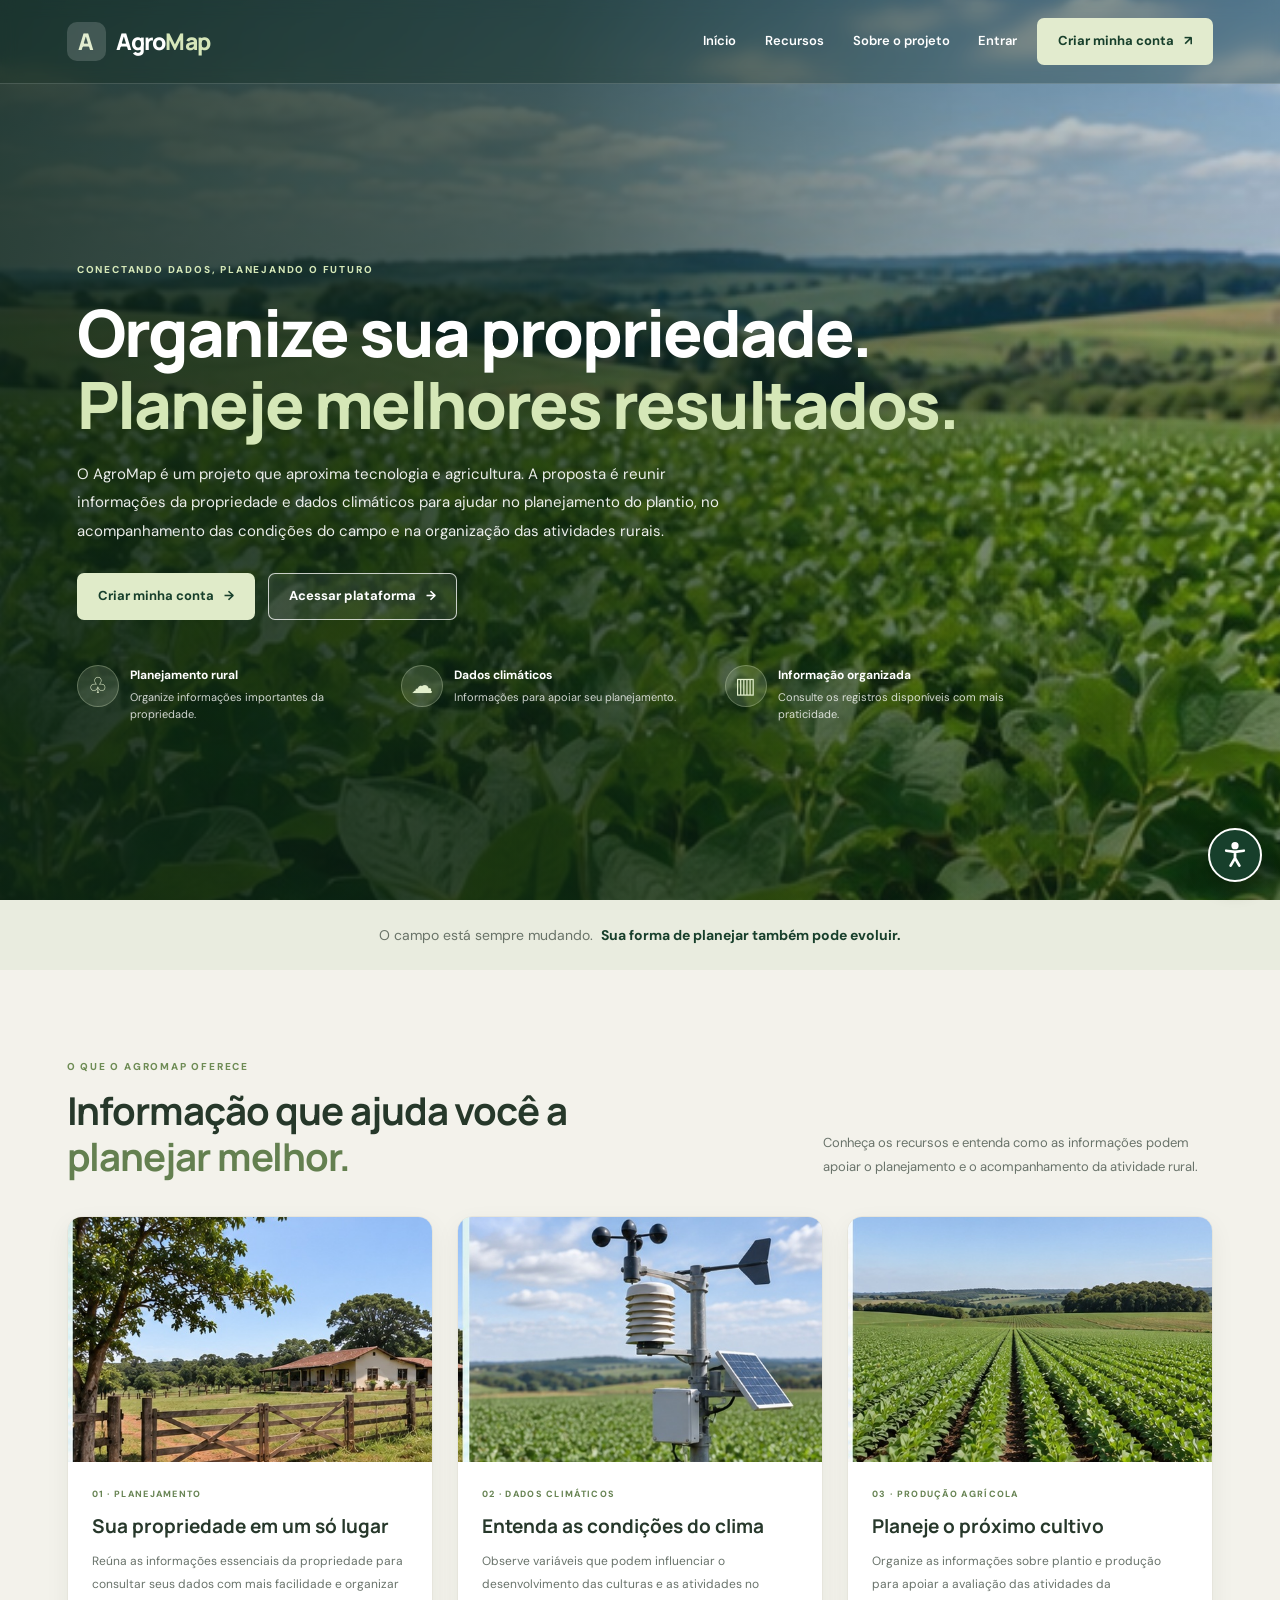
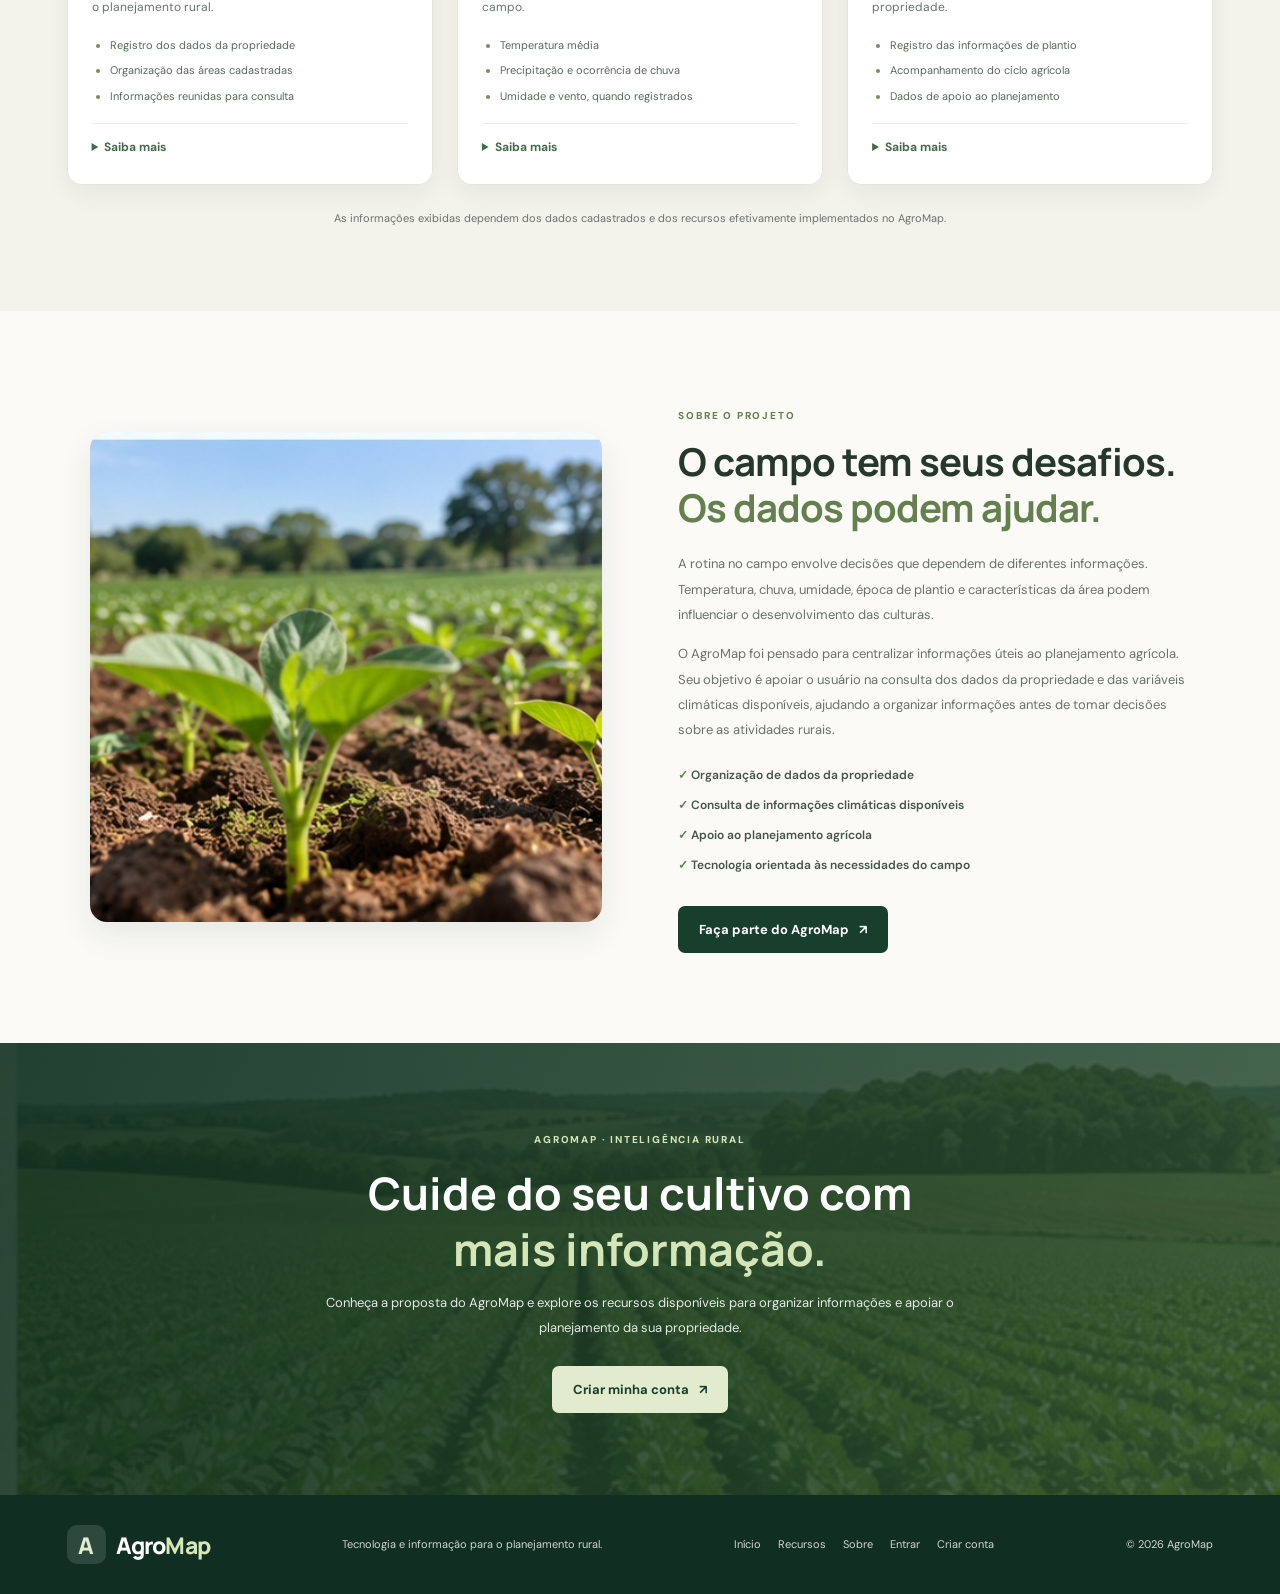
<file: AGROMAP/index.html>
<!DOCTYPE html>
<html lang="pt-BR">
<head>
  <meta charset="UTF-8">
  <meta name="viewport" content="width=device-width, initial-scale=1.0">
  <meta name="theme-color" content="#173f2b">
  <meta name="description" content="AgroMap: tecnologia e informações para o planejamento agrícola.">
  <title>AgroMap | Gestão Rural Inteligente</title>

  <link rel="preconnect" href="https://fonts.googleapis.com">
  <link rel="preconnect" href="https://fonts.gstatic.com" crossorigin>
  <link href="https://fonts.googleapis.com/css2?family=DM+Sans:wght@400;500;600;700&family=Manrope:wght@400;500;600;700;800&display=swap" rel="stylesheet">
  <link rel="stylesheet" href="style.css">
  <link rel="stylesheet" href="acessibilidade.css">
  <link rel="stylesheet" href="tema-escuro.css">
  <script src="tema.js"></script>
  <script src="acessibilidade.js"></script>
</head>

<body>
<header class="site-header">
  <a href="#inicio" class="brand" aria-label="AgroMap - início">
    <span class="brand-symbol">A</span>
    <span class="brand-name">Agro<span>Map</span></span>
  </a>

  <button class="menu-toggle" id="menuToggle" type="button"
    aria-label="Abrir menu" aria-expanded="false" aria-controls="mainNav">☰</button>

  <nav class="main-nav" id="mainNav" aria-label="Menu principal">
    <a href="#inicio">Início</a>
    <a href="#recursos">Recursos</a>
    <a href="#sobre">Sobre o projeto</a>

    <div class="mobile-actions">
      <a href="login.html" class="mobile-login">Entrar</a>
      <a href="cadastro.html" class="mobile-register">Criar minha conta</a>
    </div>
  </nav>

  <div class="header-actions">
    <a href="login.html" class="login-link">Entrar</a>
    <a href="cadastro.html" class="header-button">Criar minha conta <span>↗</span></a>
  </div>
</header>

<main>
  <section class="hero" id="inicio">
    <div class="hero-photo" role="img" aria-label="Trator trabalhando em uma plantação"></div>
    <div class="hero-overlay"></div>

    <div class="hero-panel">
      <span class="section-kicker">CONECTANDO DADOS, PLANEJANDO O FUTURO</span>

      <h1>
        Organize sua propriedade.
        <span>Planeje melhores resultados.</span>
      </h1>

      <p>
        O AgroMap é um projeto que aproxima tecnologia e agricultura.
        A proposta é reunir informações da propriedade e dados climáticos
        para ajudar no planejamento do plantio, no acompanhamento das
        condições do campo e na organização das atividades rurais.
      </p>

      <div class="hero-buttons">
        <a href="cadastro.html" class="button-primary">Criar minha conta <span>→</span></a>
        <a href="login.html" class="button-secondary">Acessar plataforma <span>→</span></a>
      </div>

      <div class="hero-benefits">
        <div class="benefit-item">
          <span class="benefit-icon">♧</span>
          <div>
            <strong>Planejamento rural</strong>
            <small>Organize informações importantes da propriedade.</small>
          </div>
        </div>

        <div class="benefit-item">
          <span class="benefit-icon">☁</span>
          <div>
            <strong>Dados climáticos</strong>
            <small>Informações para apoiar seu planejamento.</small>
          </div>
        </div>

        <div class="benefit-item">
          <span class="benefit-icon">▥</span>
          <div>
            <strong>Informação organizada</strong>
            <small>Consulte os registros disponíveis com mais praticidade.</small>
          </div>
        </div>
      </div>
    </div>
  </section>

  <section class="intro-strip">
    <p>O campo está sempre mudando.</p>
    <strong>Sua forma de planejar também pode evoluir.</strong>
  </section>

  <section class="features section-wrap" id="recursos">
    <div class="section-heading">
      <div>
        <span class="section-kicker">O QUE O AGROMAP OFERECE</span>
        <h2>Informação que ajuda você a <span>planejar melhor.</span></h2>
      </div>

      <p class="section-intro">
        Conheça os recursos e entenda como as informações podem apoiar
        o planejamento e o acompanhamento da atividade rural.
      </p>
    </div>

    <div class="feature-grid">
      <article class="feature-card">
        <img src="images/cartao-propriedade.jpg"
          alt="Paisagem agrícola com plantação" loading="lazy">

        <div class="feature-body">
          <span class="feature-label">01 · PLANEJAMENTO</span>
          <h3>Sua propriedade em um só lugar</h3>
          <p>
            Reúna as informações essenciais da propriedade para consultar
            seus dados com mais facilidade e organizar o planejamento rural.
          </p>

          <ul class="feature-points">
            <li>Registro dos dados da propriedade</li>
            <li>Organização das áreas cadastradas</li>
            <li>Informações reunidas para consulta</li>
          </ul>

          <details>
            <summary>Saiba mais</summary>
            <p>
              O cadastro permite registrar os dados da propriedade e as
              informações disponíveis no sistema. Manter esses registros
              atualizados facilita o acompanhamento das atividades.
            </p>
          </details>
        </div>
      </article>

      <article class="feature-card">
        <img src="images/cartao-clima.jpg"
          alt="Paisagem natural com montanhas e nuvens" loading="lazy">

        <div class="feature-body">
          <span class="feature-label">02 · DADOS CLIMÁTICOS</span>
          <h3>Entenda as condições do clima</h3>
          <p>
            Observe variáveis que podem influenciar o desenvolvimento
            das culturas e as atividades no campo.
          </p>

          <ul class="feature-points">
            <li>Temperatura média</li>
            <li>Precipitação e ocorrência de chuva</li>
            <li>Umidade e vento, quando registrados</li>
          </ul>

          <details>
            <summary>Saiba mais</summary>
            <p>
              Os registros climáticos ajudam a contextualizar as condições
              enfrentadas pela lavoura. A precisão das análises depende da
              qualidade, do período e da origem dos dados.
            </p>
          </details>
        </div>
      </article>

      <article class="feature-card">
        <img src="images/cartao-producao.jpg"
          alt="Plantação agrícola em crescimento" loading="lazy">

        <div class="feature-body">
          <span class="feature-label">03 · PRODUÇÃO AGRÍCOLA</span>
          <h3>Planeje o próximo cultivo</h3>
          <p>
            Organize as informações sobre plantio e produção para apoiar
            a avaliação das atividades da propriedade.
          </p>

          <ul class="feature-points">
            <li>Registro das informações de plantio</li>
            <li>Acompanhamento do ciclo agrícola</li>
            <li>Dados de apoio ao planejamento</li>
          </ul>

          <details>
            <summary>Saiba mais</summary>
            <p>
              O planejamento pode considerar a cultura escolhida, a área
              cultivada, a época de plantio e as condições climáticas
              disponíveis. Estimativas confiáveis também dependem de
              dados adequados e validação.
            </p>
          </details>
        </div>
      </article>
    </div>

    <p class="features-note">
      As informações exibidas dependem dos dados cadastrados e dos
      recursos efetivamente implementados no AgroMap.
    </p>
  </section>

  <section class="about-section" id="sobre">
    <div class="about-image">
      <img src="images/sobre-cultivo.jpg"
        alt="Cultivo e cuidado com uma plantação" loading="lazy">
    </div>

    <div class="about-content">
      <span class="section-kicker">SOBRE O PROJETO</span>
      <h2>O campo tem seus desafios. <span>Os dados podem ajudar.</span></h2>

      <p>
        A rotina no campo envolve decisões que dependem de diferentes
        informações. Temperatura, chuva, umidade, época de plantio e
        características da área podem influenciar o desenvolvimento
        das culturas.
      </p>

      <p>
        O AgroMap foi pensado para centralizar informações úteis ao
        planejamento agrícola. Seu objetivo é apoiar o usuário na consulta
        dos dados da propriedade e das variáveis climáticas disponíveis,
        ajudando a organizar informações antes de tomar decisões sobre
        as atividades rurais.
      </p>

      <ul class="about-points">
        <li>✓ Organização de dados da propriedade</li>
        <li>✓ Consulta de informações climáticas disponíveis</li>
        <li>✓ Apoio ao planejamento agrícola</li>
        <li>✓ Tecnologia orientada às necessidades do campo</li>
      </ul>

      <a href="cadastro.html" class="button-primary">Faça parte do AgroMap <span>↗</span></a>
    </div>
  </section>

  <section class="final-cta">
    <span class="section-kicker">AGROMAP · INTELIGÊNCIA RURAL</span>
    <h2>Cuide do seu cultivo com <span>mais informação.</span></h2>
    <p>
      Conheça a proposta do AgroMap e explore os recursos disponíveis
      para organizar informações e apoiar o planejamento da sua propriedade.
    </p>
    <a href="cadastro.html" class="button-light">Criar minha conta <span>↗</span></a>
  </section>
</main>

<footer class="site-footer">
  <a href="#inicio" class="brand" aria-label="AgroMap - início">
    <span class="brand-symbol">A</span>
    <span class="brand-name">Agro<span>Map</span></span>
  </a>

  <p>Tecnologia e informação para o planejamento rural.</p>

  <div class="footer-links">
    <a href="#inicio">Início</a>
    <a href="#recursos">Recursos</a>
    <a href="#sobre">Sobre</a>
    <a href="login.html">Entrar</a>
    <a href="cadastro.html">Criar conta</a>
  </div>

  <small>© <span id="currentYear"></span> AgroMap</small>
</footer>

<script src="script.js" defer></script>
</body>
</html>
</file>
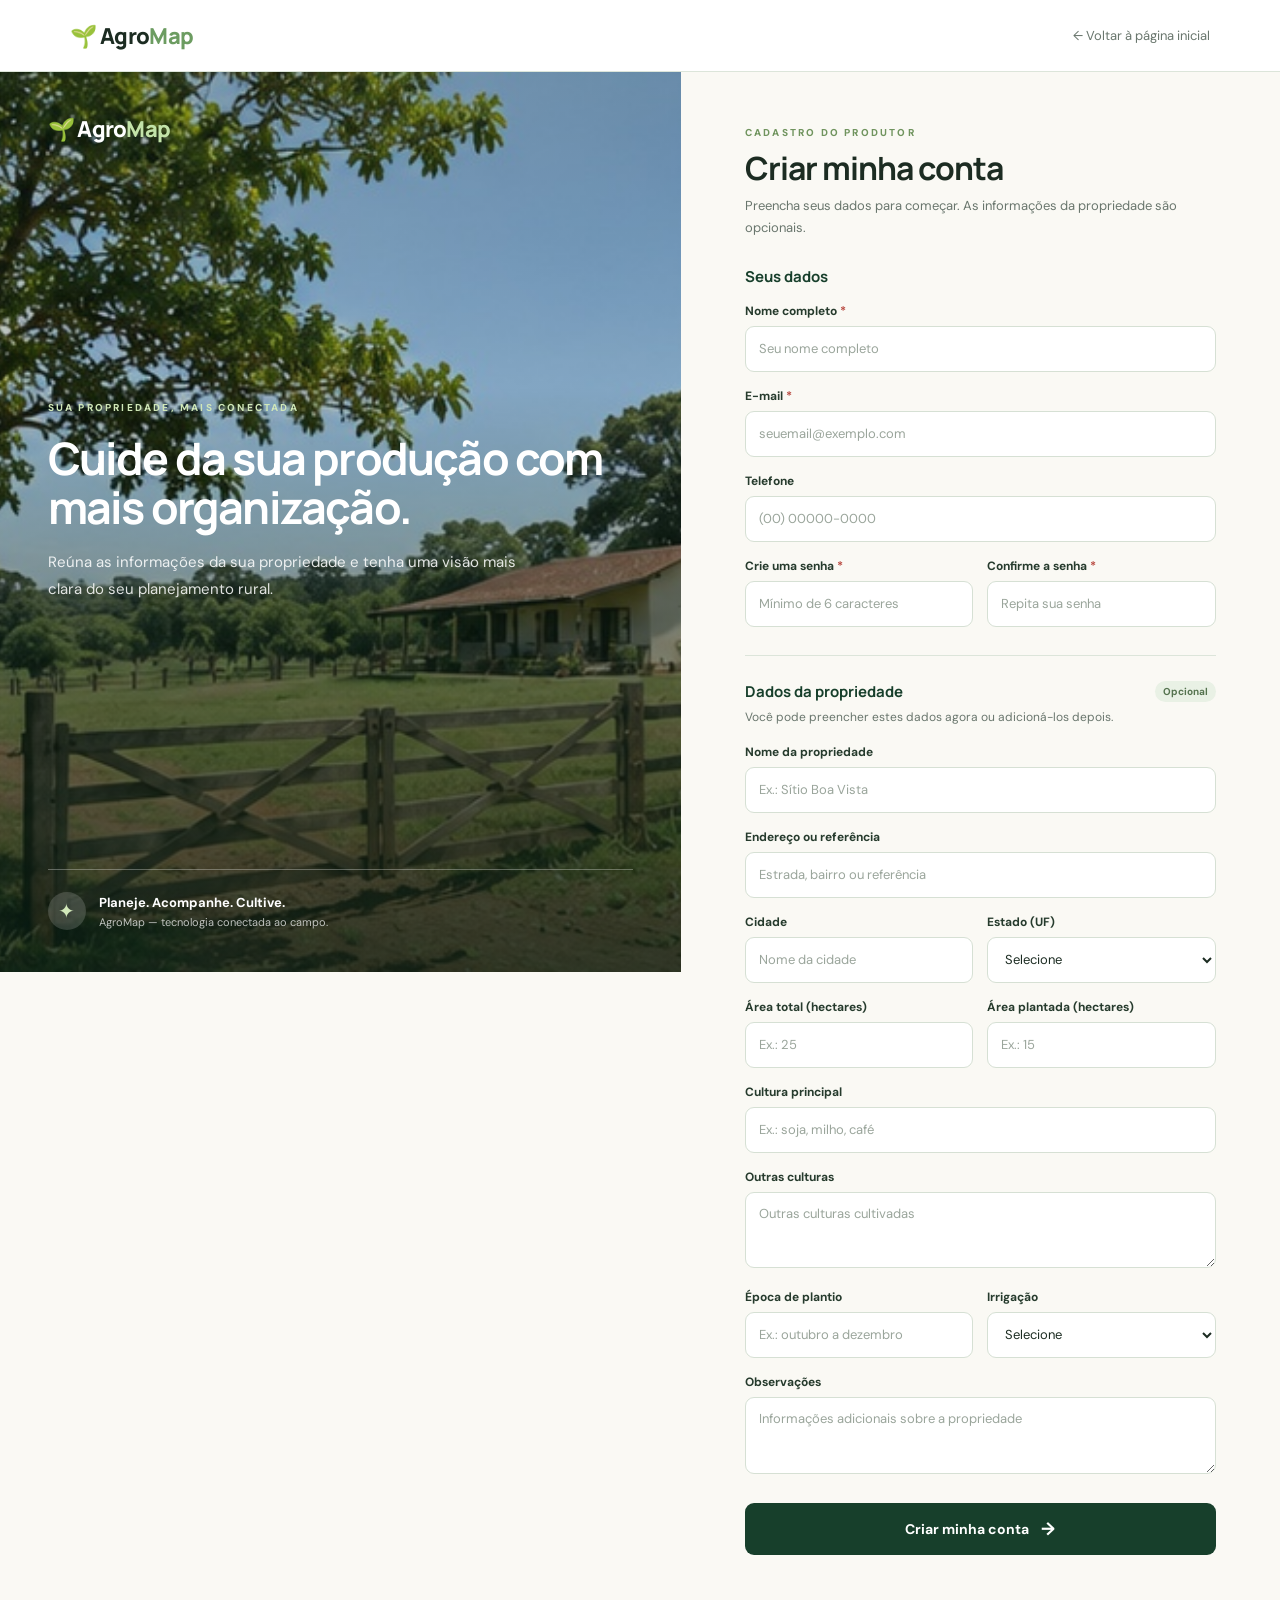
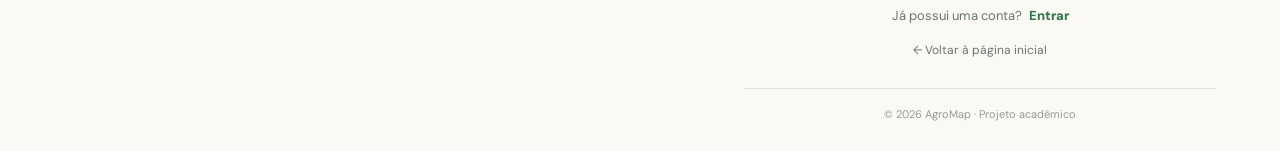
<file: AGROMAP/cadastro.html>
<!DOCTYPE html>
<html lang="pt-BR">
<head>
  <meta charset="UTF-8">
  <meta name="viewport" content="width=device-width, initial-scale=1.0">
  <meta name="theme-color" content="#234b32">
  <title>Criar conta | AgroMap</title>

  <link rel="preconnect" href="https://fonts.googleapis.com">
  <link rel="preconnect" href="https://fonts.gstatic.com" crossorigin>
  <link href="https://fonts.googleapis.com/css2?family=DM+Sans:wght@400;500;600;700;800&family=Manrope:wght@500;600;700;800&display=swap" rel="stylesheet">
  <link rel="stylesheet" href="cadastro.css">
</head>

<body class="cadastro-page">
  <header class="header">
    <a class="logo" href="index.html" aria-label="AgroMap - página inicial">
      🌱 Agro<span>Map</span>
    </a>
    <a class="back" href="index.html">← Voltar à página inicial</a>
  </header>

  <main class="cadastro-layout">
    <section class="cadastro-visual" aria-label="Apresentação do AgroMap">
      <div class="visual-shade"></div>

      <a class="visual-brand" href="index.html">🌱 Agro<span>Map</span></a>

      <div class="visual-content">
        <span class="eyebrow">SUA PROPRIEDADE, MAIS CONECTADA</span>
        <h1>Cuide da sua produção com mais organização.</h1>
        <p>
          Reúna as informações da sua propriedade e tenha uma visão
          mais clara do seu planejamento rural.
        </p>
      </div>

      <div class="visual-caption">
        <span class="caption-icon">✦</span>
        <div>
          <strong>Planeje. Acompanhe. Cultive.</strong>
          <small>AgroMap — tecnologia conectada ao campo.</small>
        </div>
      </div>
    </section>

    <section class="cadastro-panel">
      <div class="form-wrap">
        <a class="mobile-brand" href="index.html">🌱 Agro<span>Map</span></a>

        <div class="form-heading">
          <span class="eyebrow">CADASTRO DO PRODUTOR</span>
          <h2>Criar minha conta</h2>
          <p>
            Preencha seus dados para começar. As informações da
            propriedade são opcionais.
          </p>
        </div>

        <form id="cadastroForm">
          <h3 class="section-title">Seus dados</h3>

          <label for="nome">Nome completo <span>*</span></label>
          <input id="nome" name="nome" type="text" autocomplete="name"
            placeholder="Seu nome completo" required>

          <label for="email">E-mail <span>*</span></label>
          <input id="email" name="email" type="email" autocomplete="email"
            placeholder="seuemail@exemplo.com" required>

          <label for="telefone">Telefone</label>
          <input id="telefone" name="telefone" type="tel" autocomplete="tel"
            placeholder="(00) 00000-0000">

          <div class="two-columns">
            <div>
              <label for="senha">Crie uma senha <span>*</span></label>
              <input id="senha" name="senha" type="password" minlength="6"
                autocomplete="new-password"
                placeholder="Mínimo de 6 caracteres" required>
            </div>

            <div>
              <label for="confirmarSenha">Confirme a senha <span>*</span></label>
              <input id="confirmarSenha" name="confirmarSenha" type="password"
                minlength="6" autocomplete="new-password"
                placeholder="Repita sua senha" required>
            </div>
          </div>

          <div class="section-divider"></div>

          <h3 class="section-title">
            Dados da propriedade
            <small>Opcional</small>
          </h3>

          <p class="section-help">
            Você pode preencher estes dados agora ou adicioná-los depois.
          </p>

          <label for="nomeFazenda">Nome da propriedade</label>
          <input id="nomeFazenda" name="nomeFazenda" type="text"
            placeholder="Ex.: Sítio Boa Vista">

          <label for="enderecoRural">Endereço ou referência</label>
          <input id="enderecoRural" name="enderecoRural" type="text"
            placeholder="Estrada, bairro ou referência">

          <div class="two-columns">
            <div>
              <label for="cidade">Cidade</label>
              <input id="cidade" name="cidade" type="text"
                autocomplete="address-level2" placeholder="Nome da cidade">
            </div>

            <div>
              <label for="estado">Estado (UF)</label>
              <select id="estado" name="estado" autocomplete="address-level1">
                <option value="">Selecione</option>
                <option value="AC">AC</option>
                <option value="AL">AL</option>
                <option value="AP">AP</option>
                <option value="AM">AM</option>
                <option value="BA">BA</option>
                <option value="CE">CE</option>
                <option value="DF">DF</option>
                <option value="ES">ES</option>
                <option value="GO">GO</option>
                <option value="MA">MA</option>
                <option value="MT">MT</option>
                <option value="MS">MS</option>
                <option value="MG">MG</option>
                <option value="PA">PA</option>
                <option value="PB">PB</option>
                <option value="PR">PR</option>
                <option value="PE">PE</option>
                <option value="PI">PI</option>
                <option value="RJ">RJ</option>
                <option value="RN">RN</option>
                <option value="RS">RS</option>
                <option value="RO">RO</option>
                <option value="RR">RR</option>
                <option value="SC">SC</option>
                <option value="SP">SP</option>
                <option value="SE">SE</option>
                <option value="TO">TO</option>
              </select>
            </div>
          </div>

          <div class="two-columns">
            <div>
              <label for="hectaresTotal">Área total (hectares)</label>
              <input id="hectaresTotal" name="hectaresTotal" type="number"
                min="0" step="0.01" placeholder="Ex.: 25">
            </div>

            <div>
              <label for="hectaresPlantados">Área plantada (hectares)</label>
              <input id="hectaresPlantados" name="hectaresPlantados"
                type="number" min="0" step="0.01" placeholder="Ex.: 15">
            </div>
          </div>

          <label for="culturaPrincipal">Cultura principal</label>
          <input id="culturaPrincipal" name="culturaPrincipal" type="text"
            placeholder="Ex.: soja, milho, café">

          <label for="outrasCulturas">Outras culturas</label>
          <textarea id="outrasCulturas" name="outrasCulturas" rows="2"
            placeholder="Outras culturas cultivadas"></textarea>

          <div class="two-columns">
            <div>
              <label for="epocaPlantio">Época de plantio</label>
              <input id="epocaPlantio" name="epocaPlantio" type="text"
                placeholder="Ex.: outubro a dezembro">
            </div>

            <div>
              <label for="irrigacao">Irrigação</label>
              <select id="irrigacao" name="irrigacao">
                <option value="">Selecione</option>
                <option value="Não possui">Não possui</option>
                <option value="Gotejamento">Gotejamento</option>
                <option value="Aspersão">Aspersão</option>
                <option value="Pivô central">Pivô central</option>
                <option value="Outro">Outro</option>
              </select>
            </div>
          </div>

          <label for="observacoes">Observações</label>
          <textarea id="observacoes" name="observacoes" rows="3"
            placeholder="Informações adicionais sobre a propriedade"></textarea>

          <button class="submit-button" id="botaoCadastro" type="submit">
            Criar minha conta <span>→</span>
          </button>

          <p id="mensagem" class="form-message"
            role="status" aria-live="polite"></p>
        </form>

        <p class="auth-switch">
          Já possui uma conta? <a href="login.html">Entrar</a>
        </p>

        <a href="index.html" class="back-home">← Voltar à página inicial</a>

        <footer class="auth-footer">© 2026 AgroMap · Projeto acadêmico</footer>
      </div>
    </section>
  </main>

  <script src="cadastro.js"></script>
</body>
</html>
</file>
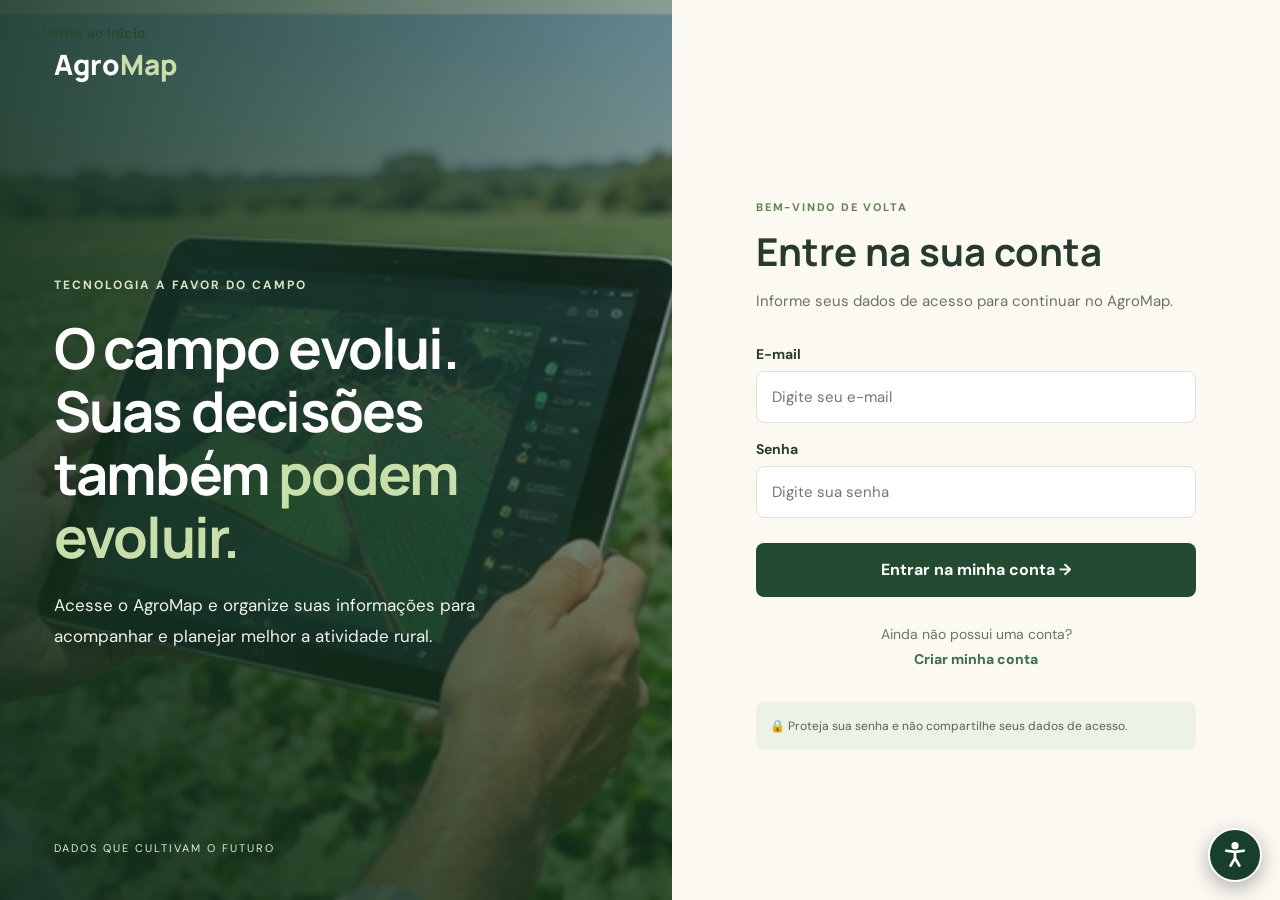
<file: AGROMAP/dashboard.html>
<!DOCTYPE html>
<html lang="pt-BR">
<head>
  <meta charset="UTF-8">
  <meta name="viewport" content="width=device-width, initial-scale=1.0">
  <meta name="theme-color" content="#173f2b">
  <title>AgroMap | Painel do Produtor</title>
  <link rel="preconnect" href="https://fonts.googleapis.com">
  <link rel="preconnect" href="https://fonts.gstatic.com" crossorigin>
  <link href="https://fonts.googleapis.com/css2?family=DM+Sans:wght@400;500;700&family=Manrope:wght@600;700;800&display=swap" rel="stylesheet">
  <link rel="stylesheet" href="dashboard.css">
  <link rel="stylesheet" href="acessibilidade.css">
  <link rel="stylesheet" href="tema-escuro.css">
  <script src="tema.js"></script>
  <script src="acessibilidade.js"></script>
</head>
<body>
 
<aside class="sidebar" id="sidebar">
  <img class="logo" src="agromap_logo_transparente.png" alt="AgroMap">
  <nav>
    <button class="menu active" data-section="inicio">Visão geral</button>
    <button class="menu" data-section="localizacao">Localização</button>
    <button class="menu" data-section="clima">Clima</button>
    <button class="menu" data-section="previsoes">Previsão de safra</button>
    <button class="menu" data-section="calendario">Calendário de plantio</button>
    <button class="menu" data-section="perdas">Registro de perdas</button>
    <button class="menu ia" data-section="ia">Assistente IA</button>
  </nav>
  <button id="logout" class="logout" type="button">Sair da conta</button>
</aside>
 
<main class="dashboard" id="app">
  <header class="topbar">
    <button class="burger" id="burger" aria-label="Abrir menu">☰</button>
    <div>
      <h1>Olá, <span id="nomeUsuario">produtor</span></h1>
      <p id="saudacaoData"></p>
    </div>
    <div class="profile">
      <strong id="propriedadeUsuario">Minha propriedade</strong>
      <small id="emailUsuario"></small>
    </div>
  </header>
 
  <div class="view on" id="inicio">
  <section class="cards">
    <article class="card"><span>Área total</span><strong id="areaTotal">—</strong></article>
    <article class="card"><span>Área plantada</span><strong id="areaPlantada">—</strong>
      <div class="bar"><i id="barraPlantada"></i></div><small id="pctPlantada"></small></article>
    <article class="card"><span>Cultura principal</span><strong id="culturaPrincipal">—</strong></article>
    <article class="card"><span>Cidade</span><strong id="localizacaoUsuario">—</strong><small id="estadoUsuario"></small></article>
  </section>
  <section class="tiles">
    <button class="tile" data-go="clima" type="button"><span>Clima agora</span><strong id="tClima">—</strong><small>Ver previsão de 5 dias</small></button>
    <button class="tile" data-go="perdas" type="button"><span>Perdas registradas</span><strong id="tPerdas">0 ha</strong><small>Registrar ocorrência</small></button>
    <button class="tile" data-go="previsoes" type="button"><span>Última estimativa</span><strong id="tSim">—</strong><small>Simular safra</small></button>
    <button class="tile ai" data-go="ia" type="button"><span>Assistente IA</span><strong>Agro IA</strong><small>Analisa sua propriedade</small></button>
  </section>
  </div>
 
  <!-- MAPA -->
  <section class="panel view" id="localizacao">
    <div class="panel-head">
      <div><h2>Localização da propriedade</h2>
        <p>Clique no mapa ou arraste o marcador para indicar onde fica a sua propriedade.</p></div>
      <div class="map-tools">
        <div class="seg" id="tipoMapa">
          <button data-tipo="satellite" class="on">Satélite</button>
          <button data-tipo="roadmap">Mapa</button>
        </div>
        <button class="btn ghost" id="btnGps" type="button">Usar minha posição</button>
        <button class="btn" id="btnSalvarLoc" type="button" disabled>Salvar localização</button>
      </div>
    </div>
    <div class="map-box"><div id="mapa"></div></div>
    <p class="map-info" id="infoMapa">Carregando mapa…</p>
    <p class="property-details" id="detalhesPropriedade"></p>
  </section>
 
  <!-- CLIMA -->
  <section class="panel view" id="clima">
    <div class="panel-head"><div><h2>Clima no local</h2><p id="climaLocal">Baseado na localização da propriedade.</p></div></div>
    <div class="weather" id="climaBox"><p class="empty">Buscando previsão…</p></div>
    <button class="btn ghost" type="button" data-ask="Analise o clima atual e a previsão dos próximos dias e diga o que devo fazer ou evitar na lavoura.">Analisar com a IA</button>
  </section>
 
  <!-- SIMULADOR -->
  <section class="panel view" id="previsoes">
    <div class="panel-head"><div><h2>Simulador de safra</h2>
      <p>Estimativa simples com médias de produtividade. Não substitui orientação técnica.</p></div></div>
    <div class="sim">
      <div class="sim-form">
        <label for="selectCultura">Cultura</label>
        <select id="selectCultura"><option>Soja</option><option>Milho</option><option>Feijão</option><option>Café</option></select>
        <label for="inputArea">Área (ha)</label>
        <input type="number" id="inputArea" min="1" placeholder="Ex.: 50">
        <button class="btn" id="btnSimular" type="button">Calcular estimativa</button>
      </div>
      <div class="sim-result" id="resSim"><p class="empty">Escolha a cultura e a área para ver os três cenários.</p></div>
    </div>
    <button class="btn ghost" type="button" data-ask="Interprete minha última simulação de safra: os cenários são realistas? O que pode melhorar a produtividade?" style="margin-top:16px">Interpretar com a IA</button>
    <div hidden>
    </div>
  </section>
 
  <!-- CALENDÁRIO -->
  <section class="panel view" id="calendario">
    <div class="panel-head"><div><h2>Calendário de plantio</h2>
      <p>Toque numa cultura para ver o período indicado no Centro-Sul (referência geral; consulte o ZARC da sua cidade).</p></div></div>
    <div class="chips" id="chipsCultura"></div>
    <div class="months" id="meses"></div>
    <p class="map-info" id="descCalendario"></p>
    <button class="btn ghost" data-go="previsoes" type="button">Simular esta cultura</button>
  </section>
 
  <!-- PERDAS -->
  <section class="panel view" id="perdas">
    <div class="panel-head"><div><h2>Registro de perdas</h2><p>As perdas descontam a área da simulação de safra e alimentam a IA.</p></div>
      <button class="btn ghost" type="button" data-ask="Veja as perdas que registrei e me oriente sobre causas prováveis e como reduzir esse prejuízo na próxima safra.">Pedir orientação à IA</button></div>
    <form class="loss-form" id="formPerda">
      <div><label for="pCultura">Cultura</label><select id="pCultura"><option>Soja</option><option>Milho</option><option>Feijão</option><option>Café</option></select></div>
      <div><label for="pCausa">Causa</label><select id="pCausa"><option>Seca</option><option>Excesso de chuva</option><option>Geada</option><option>Granizo</option><option>Praga</option><option>Doença</option><option>Outro</option></select></div>
      <div><label for="pHa">Área afetada (ha)</label><input id="pHa" type="number" min="0.1" step="0.1" required></div>
      <div><label for="pData">Data</label><input id="pData" type="date" required></div>
      <button class="btn" type="submit">Registrar perda</button>
    </form>
    <p class="map-info" id="totalPerdas"></p>
    <div id="listaPerdas"></div>
  </section>
 
  <section class="panel view" id="ia">
    <div class="panel-head"><div><h2>Agro IA</h2><p>Assistente que conhece sua propriedade, o clima do local, as perdas e a última simulação.</p></div></div>
    <div class="chat" id="chat" aria-live="polite"></div>
    <div class="chips" id="sugs">
      <button class="chip" type="button" data-ask="Faça um resumo da minha propriedade e aponte os 3 pontos que merecem mais atenção agora.">Resumo da propriedade</button>
      <button class="chip" type="button" data-ask="Qual a melhor época para plantar minha cultura principal na minha região?">Melhor época de plantio</button>
      <button class="chip" type="button" data-ask="Como posso reduzir riscos climáticos na minha lavoura?">Reduzir riscos do clima</button>
    </div>
    <form class="chat-form" id="chatForm"><input id="chatInput" placeholder="Pergunte algo sobre sua lavoura…" autocomplete="off" maxlength="500"><button class="btn" type="submit">Enviar</button></form>
  </section>
 
  <p id="mensagemErro" class="error-msg" role="status" aria-live="polite"></p>
</main>
 
<div class="toast" id="toast" role="status" aria-live="polite"></div>
<script src="dashboard.js"></script>
</body>
</html>
</file>
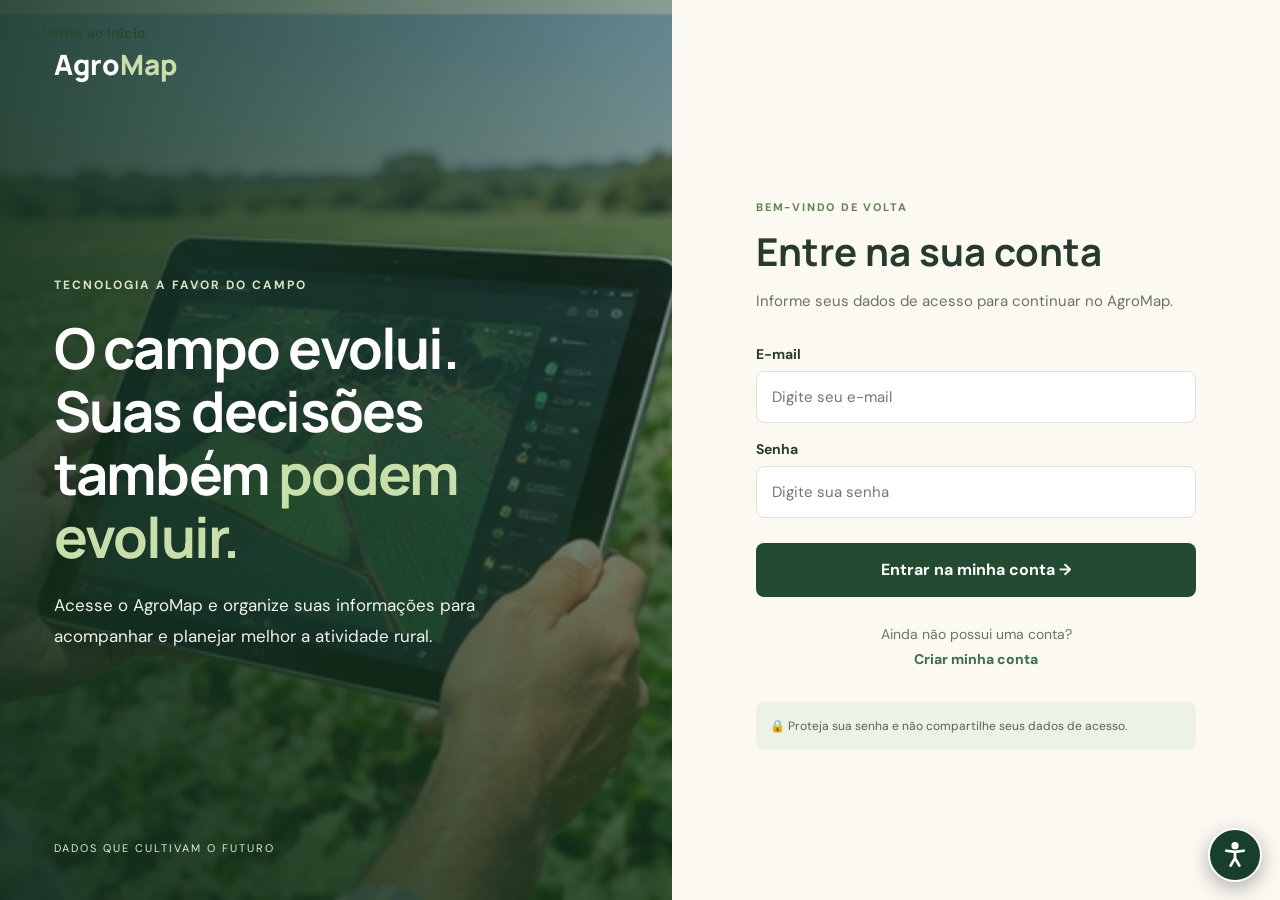
<file: AGROMAP/login.html>
<!DOCTYPE html>
<html lang="pt-BR">
<head>
  <meta charset="UTF-8">
  <meta name="viewport" content="width=device-width, initial-scale=1.0">
  <meta name="theme-color" content="#234b32">
  <title>Entrar | AgroMap</title>

  <link rel="preconnect" href="https://fonts.googleapis.com">
  <link rel="preconnect" href="https://fonts.gstatic.com" crossorigin>
  <link href="https://fonts.googleapis.com/css2?family=DM+Sans:wght@400;500;600;700&family=Manrope:wght@500;600;700;800&display=swap" rel="stylesheet">

  <style>
    * { box-sizing: border-box; margin: 0; padding: 0; }

    body {
      font-family: "DM Sans", sans-serif;
      background: #fbf9f2;
      color: #263b2d;
      min-height: 100vh;
    }

    a { text-decoration: none; }

    .back {
      position: absolute;
      top: 24px;
      left: 28px;
      z-index: 5;
      color: #234b32;
      font-weight: 700;
      font-size: .875rem;
    }

    .layout {
      min-height: 100vh;
      display: grid;
      grid-template-columns: 1.05fr .95fr;
    }

    .visual {
      position: relative;
      min-height: 100vh;
      background: url("images/login-lateral.jpg") center/cover no-repeat;
      display: flex;
      flex-direction: column;
      justify-content: space-between;
      padding: 45px 8%;
      color: white;
      isolation: isolate;
    }

    .visual:before {
      content: "";
      position: absolute;
      inset: 0;
      z-index: -1;
      background:
        linear-gradient(90deg, rgba(19,48,29,.86), rgba(25,58,34,.48)),
        linear-gradient(0deg, rgba(15,40,24,.55), transparent 60%);
    }

    .brand {
      font-family: "Manrope", sans-serif;
      font-size: 1.75rem;
      font-weight: 800;
      color: white;
    }

    .brand span { color: #c9dfa9; }

    .visual-copy {
      max-width: 580px;
      padding: 60px 0;
    }

    .kicker {
      font-size: .75rem;
      letter-spacing: 2px;
      font-weight: 700;
      color: #d6e6c1;
    }

    .visual h1 {
      font-family: "Manrope", sans-serif;
      font-size: clamp(2.375rem, 4.4vw, 3.875rem);
      line-height: 1.12;
      margin: 22px 0;
      letter-spacing: -1.8px;
    }

    .visual h1 span { color: #c9dfa9; }

    .visual-copy p {
      font-size: 1.0625rem;
      line-height: 1.8;
      max-width: 480px;
      color: #f1f4eb;
    }

    .visual-foot {
      font-size: .6875rem;
      letter-spacing: 2px;
      color: #e1ead7;
    }

    .panel {
      display: flex;
      align-items: center;
      justify-content: center;
      padding: 100px 9% 55px;
    }

    .form-wrap {
      width: 100%;
      max-width: 440px;
    }

    .mobile-brand {
      display: none;
      color: #234b32;
      font-family: "Manrope", sans-serif;
      font-size: 1.5rem;
      font-weight: 800;
      margin-bottom: 35px;
    }

    .form-kicker {
      font-size: .6875rem;
      letter-spacing: 1.8px;
      font-weight: 800;
      color: #668553;
    }

    h2 {
      font-family: "Manrope", sans-serif;
      font-size: clamp(2rem, 3vw, 2.6875rem);
      line-height: 1.2;
      margin: 13px 0;
    }

    .intro {
      font-size: .9375rem;
      line-height: 1.8;
      color: #687367;
      margin-bottom: 30px;
    }

    label {
      display: block;
      font-size: .875rem;
      font-weight: 700;
      margin: 17px 0 8px;
    }

    input {
      width: 100%;
      min-height: 52px;
      padding: 13px 15px;
      border: 1px solid #dce3d7;
      border-radius: 8px;
      background: white;
      font: inherit;
      font-size: .9375rem;
      outline: none;
    }

    input:focus {
      border-color: #397348;
      box-shadow: 0 0 0 3px rgba(57,115,72,.12);
    }

    button {
      width: 100%;
      min-height: 54px;
      margin-top: 25px;
      border: 0;
      border-radius: 8px;
      background: #234b32;
      color: white;
      font: inherit;
      font-weight: 700;
      font-size: 1rem;
      cursor: pointer;
    }

    button:hover { background: #397348; }
    button:disabled { opacity: .65; cursor: wait; }

    #mensagem {
      margin-top: 14px;
      font-size: .875rem;
      line-height: 1.6;
    }

    #mensagem.ok { color: #2e7d32; }
    #mensagem.erro { color: #c62828; }

    .switch {
      margin-top: 25px;
      text-align: center;
      color: #697568;
      font-size: .875rem;
      line-height: 1.8;
    }

    .switch a {
      color: #397348;
      font-weight: 800;
    }

    .secure {
      margin-top: 30px;
      padding: 14px;
      border-radius: 8px;
      background: #edf2e7;
      color: #52654e;
      font-size: .75rem;
      line-height: 1.7;
    }

    @media (max-width: 800px) {
      .layout { grid-template-columns: 1fr; }

      .visual {
        min-height: 300px;
        padding: 30px 7%;
      }

      .visual-copy { padding: 55px 0 25px; }

      .visual h1 { font-size: 2.375rem; }

      .visual-copy p { font-size: .9375rem; }

      .visual-foot { font-size: .5625rem; }

      .panel { padding: 45px 7% 55px; }

      .back {
        top: 18px;
        left: 18px;
        color: white;
      }

      .brand { font-size: 1.4375rem; }

      .form-wrap { max-width: 500px; }

      .mobile-brand { display: block; }

      .intro { margin-bottom: 20px; }
    }
  </style>

  <link rel="stylesheet" href="acessibilidade.css">
  <link rel="stylesheet" href="tema-escuro.css">
  <script src="tema.js"></script>
  <script src="acessibilidade.js"></script>
</head>

<body>
  <a class="back" href="index.html">← Voltar ao início</a>

  <main class="layout">
    <section class="visual">
      <a class="brand" href="index.html">Agro<span>Map</span></a>

      <div class="visual-copy">
        <span class="kicker">TECNOLOGIA A FAVOR DO CAMPO</span>
        <h1>O campo evolui.<br>Suas decisões também <span>podem evoluir.</span></h1>
        <p>
          Acesse o AgroMap e organize suas informações para acompanhar
          e planejar melhor a atividade rural.
        </p>
      </div>

      <p class="visual-foot">DADOS QUE CULTIVAM O FUTURO</p>
    </section>

    <section class="panel">
      <div class="form-wrap">
        <div class="mobile-brand">AgroMap</div>

        <span class="form-kicker">BEM-VINDO DE VOLTA</span>
        <h2>Entre na sua conta</h2>
        <p class="intro">
          Informe seus dados de acesso para continuar no AgroMap.
        </p>

        <form id="loginForm">
          <label for="email">E-mail</label>
          <input
            type="email"
            id="email"
            name="email"
            autocomplete="email"
            placeholder="Digite seu e-mail"
            required
          >

          <label for="senha">Senha</label>
          <input
            type="password"
            id="senha"
            name="senha"
            autocomplete="current-password"
            placeholder="Digite sua senha"
            required
          >

          <button type="submit">Entrar na minha conta →</button>
          <div id="mensagem" role="status" aria-live="polite"></div>
        </form>

        <p class="switch">
          Ainda não possui uma conta?<br>
          <a href="cadastro.html">Criar minha conta</a>
        </p>

        <p class="secure">
          🔒 Proteja sua senha e não compartilhe seus dados de acesso.
        </p>
      </div>
    </section>
  </main>

  <script src="login.js"></script>
</body>
</html>
</file>
<file: AGROMAP/style.css>
/* ==========================================
   AGROMAP — ESTILO COMPLETO
========================================== */

:root {
  --green: #426d48;
  --green-light: #dce8c7;
  --green-dark: #173f2b;
  --cream: #f5f4ee;
  --white: #fff;
  --text: #25362a;
  --muted: #68736a;
  --border: #e4e5dc;
  --shadow: 0 12px 32px rgba(27, 48, 32, .09);
}

* {
  box-sizing: border-box;
  margin: 0;
  padding: 0;
}

html {
  scroll-behavior: smooth;
  scroll-padding-top: 90px;
}

body {
  font-family: "DM Sans", sans-serif;
  color: var(--text);
  background: var(--cream);
  line-height: 1.6;
}

a {
  color: inherit;
  text-decoration: none;
}

img {
  display: block;
  max-width: 100%;
}

button {
  font: inherit;
}

button,
a {
  -webkit-tap-highlight-color: transparent;
}

/* CABEÇALHO */

.site-header {
  position: absolute;
  inset: 0 0 auto;
  z-index: 20;
  min-height: 84px;
  padding: 0 5.2%;
  display: flex;
  align-items: center;
  gap: 28px;
  background: rgba(15, 42, 27, .3);
  border-bottom: 1px solid rgba(255, 255, 255, .16);
  backdrop-filter: blur(8px);
  -webkit-backdrop-filter: blur(8px);
}

.brand {
  display: inline-flex;
  align-items: center;
  gap: 10px;
  flex-shrink: 0;
}

.brand-symbol {
  width: 39px;
  height: 39px;
  display: grid;
  place-items: center;
  border-radius: 10px;
  background: rgba(255, 255, 255, .16);
  color: #e2edcf;
  font-family: Manrope, sans-serif;
  font-size: 1.4375rem;
  font-weight: 800;
}

.brand-name {
  color: #fff;
  font-family: Manrope, sans-serif;
  font-size: 1.4375rem;
  font-weight: 800;
  letter-spacing: -.8px;
}

.brand-name span {
  color: #d5e6b9;
}

.main-nav {
  display: flex;
  align-items: center;
  gap: 29px;
  margin-left: auto;
}

.main-nav > a,
.login-link {
  color: #fff;
  font-size: 0.8125rem;
  font-weight: 600;
  transition: color .2s;
}

.main-nav > a:hover,
.login-link:hover {
  color: var(--green-light);
}

.header-actions {
  display: flex;
  align-items: center;
  gap: 20px;
}

.header-button,
.button-primary,
.button-secondary,
.button-light {
  min-height: 47px;
  padding: 12px 20px;
  display: inline-flex;
  align-items: center;
  justify-content: center;
  gap: 10px;
  border: 1px solid transparent;
  border-radius: 7px;
  font-size: 0.8125rem;
  font-weight: 700;
  transition: background .2s, transform .2s;
}

.header-button {
  background: #e2ebce;
  color: var(--green-dark);
}

.header-button:hover,
.button-light:hover {
  background: #fff;
  transform: translateY(-2px);
}

.menu-toggle,
.mobile-actions {
  display: none;
}

/* HERO — FOTO PRINCIPAL */

.hero {
  position: relative;
  isolation: isolate;
  min-height: max(760px, 100svh);
  display: flex;
  align-items: center;
  overflow: hidden;
  background: #244b31;
}

.hero-photo {
  position: absolute;
  z-index: -2;
  inset: 0;
  background-image: url("images/banner-trator.jpg");
  background-size: cover;
  background-position: center 55%;
  background-repeat: no-repeat;
  transform: scale(1.01);
}

.hero-overlay {
  position: absolute;
  z-index: -1;
  inset: 0;
  background:
    linear-gradient(
      90deg,
      rgba(10, 32, 19, .82) 0%,
      rgba(10, 32, 19, .66) 43%,
      rgba(10, 32, 19, .3) 76%,
      rgba(10, 32, 19, .15) 100%
    ),
    linear-gradient(
      0deg,
      rgba(10, 32, 19, .42),
      transparent 65%
    );
}

.hero-panel {
  width: 100%;
  max-width: 1400px;
  margin: 0 auto;
  padding: 150px 6% 65px;
  display: flex;
  flex-direction: column;
  align-items: flex-start;
  color: #fff;
}

.section-kicker {
  display: inline-block;
  color: #6e8c55;
  font-size: 0.625rem;
  font-weight: 800;
  letter-spacing: 1.8px;
  line-height: 1.7;
}

.hero .section-kicker {
  color: #d6e8b8;
}

.hero h1 {
  max-width: 900px;
  margin: 19px 0;
  font-family: Manrope, sans-serif;
  font-size: clamp(2.625rem, 5.1vw, 4.375rem);
  font-weight: 800;
  line-height: 1.1;
  letter-spacing: -2px;
}

.hero h1 span {
  display: block;
  color: #d5e7b7;
}

.hero-panel > p {
  max-width: 650px;
  color: rgba(255, 255, 255, .91);
  font-size: 0.9375rem;
  line-height: 1.9;
}

.hero-buttons {
  display: flex;
  flex-wrap: wrap;
  gap: 13px;
  margin-top: 28px;
}

.hero .button-primary {
  background: #e0ebc9;
  color: #173f2b;
}

.hero .button-primary:hover {
  background: #fff;
  transform: translateY(-2px);
}

.button-primary {
  background: var(--green-dark);
  color: #fff;
}

.button-primary:hover {
  background: #28583a;
  transform: translateY(-2px);
}

.button-secondary {
  color: #fff;
  border-color: rgba(255, 255, 255, .75);
  background: rgba(255, 255, 255, .08);
}

.button-secondary:hover {
  background: rgba(255, 255, 255, .18);
  transform: translateY(-2px);
}

/* BENEFÍCIOS DO HERO */

.hero-benefits {
  width: 100%;
  max-width: 950px;
  margin-top: 45px;
  display: grid;
  grid-template-columns: repeat(3, minmax(0, 1fr));
  gap: 22px;
}

.benefit-item {
  display: flex;
  align-items: flex-start;
  gap: 11px;
  min-width: 0;
}

.benefit-icon {
  width: 42px;
  height: 42px;
  flex: 0 0 42px;
  display: grid;
  place-items: center;
  border: 1px solid rgba(226, 239, 204, .28);
  border-radius: 50%;
  background: rgba(226, 239, 204, .15);
  color: #e2efcc;
  font-size: 1.375rem;
}

.benefit-item strong,
.benefit-item small {
  display: block;
}

.benefit-item strong {
  margin: 2px 0 5px;
  color: #fff;
  font-size: 0.75rem;
  line-height: 1.4;
}

.benefit-item small {
  color: rgba(255, 255, 255, .8);
  font-size: 0.6875rem;
  line-height: 1.6;
}

/* FAIXA DE APRESENTAÇÃO */

.intro-strip {
  padding: 24px;
  display: flex;
  justify-content: center;
  align-items: center;
  gap: 8px;
  flex-wrap: wrap;
  background: #e9ecdf;
  text-align: center;
  font-size: 0.875rem;
}

.intro-strip p {
  color: #697368;
}

.intro-strip strong {
  color: var(--green-dark);
}

/* RECURSOS — FUNDO CLARO */

.section-wrap {
  padding: 82px 5.2%;
}

.features {
  background: #f3f2eb;
  color: var(--text);
}

.section-heading {
  display: flex;
  align-items: flex-end;
  justify-content: space-between;
  gap: 35px;
  margin-bottom: 36px;
}

.section-heading h2 {
  max-width: 670px;
  margin-top: 10px;
  color: #26382a;
  font-family: Manrope, sans-serif;
  font-size: clamp(1.875rem, 3vw, 2.6875rem);
  line-height: 1.2;
  letter-spacing: -1.1px;
}

.section-heading h2 span {
  display: block;
  color: #648050;
}

.section-intro {
  max-width: 390px;
  color: #69736a;
  font-size: 0.8125rem;
  line-height: 1.9;
}

/* CARTÕES */

.feature-grid {
  display: grid;
  grid-template-columns: repeat(3, minmax(0, 1fr));
  align-items: stretch;
  gap: 24px;
}

.feature-card {
  min-width: 0;
  display: flex;
  flex-direction: column;
  overflow: hidden;
  border: 1px solid #e6e5dc;
  border-radius: 15px;
  background: #fff;
  color: #26382a;
  box-shadow: 0 8px 24px rgba(31, 49, 34, .06);
  transition: transform .25s, box-shadow .25s;
}

.feature-card:hover {
  transform: translateY(-4px);
  box-shadow: 0 15px 30px rgba(31, 49, 34, .12);
}

.feature-card > img {
  width: 100%;
  height: 245px;
  flex-shrink: 0;
  object-fit: cover;
  object-position: center;
  background: #e8e9df;
}

.feature-body {
  flex: 1;
  display: flex;
  flex-direction: column;
  align-items: flex-start;
  padding: 25px 24px 27px;
  background: #fff;
}

.feature-label {
  color: #688454;
  font-size: 0.5625rem;
  font-weight: 800;
  letter-spacing: 1.3px;
}

.feature-body h3 {
  margin: 11px 0;
  color: #27382b;
  font-family: Manrope, sans-serif;
  font-size: 1.1875rem;
  line-height: 1.4;
}

.feature-body > p,
.feature-body details p {
  color: #69736b;
  font-size: 0.75rem;
  line-height: 1.9;
}

.feature-points {
  display: grid;
  gap: 7px;
  margin: 17px 0;
  padding-left: 18px;
  color: #59685c;
  font-size: 0.6875rem;
  line-height: 1.7;
}

.feature-points li::marker {
  color: #73905b;
}

.feature-body details {
  width: 100%;
  margin-top: auto;
  padding-top: 14px;
  border-top: 1px solid #eceee7;
}

.feature-body summary {
  color: #426d48;
  cursor: pointer;
  font-size: 0.75rem;
  font-weight: 700;
}

.feature-body details p {
  padding-top: 10px;
}

.features-note {
  margin-top: 24px;
  color: #69736b;
  text-align: center;
  font-size: 0.6875rem;
  line-height: 1.8;
}

/* SOBRE O PROJETO */

.about-section {
  padding: 90px 7%;
  display: grid;
  grid-template-columns: minmax(0, 1fr) minmax(0, 1fr);
  align-items: center;
  gap: clamp(35px, 6vw, 80px);
  background: #fbfaf6;
}

.about-image {
  height: 490px;
  overflow: hidden;
  border-radius: 17px;
  background: #e5e9de;
  box-shadow: var(--shadow);
}

.about-image img {
  width: 100%;
  height: 100%;
  object-fit: cover;
  object-position: center;
  transition: transform .5s ease;
}

.about-image:hover img {
  transform: scale(1.035);
}

.about-content .section-kicker {
  color: #63804e;
}

.about-content h2 {
  margin: 13px 0 20px;
  color: #26382a;
  font-family: Manrope, sans-serif;
  font-size: clamp(1.875rem, 3vw, 2.6875rem);
  line-height: 1.2;
  letter-spacing: -1px;
}

.about-content h2 span {
  display: block;
  color: #63804e;
}

.about-content > p {
  margin-bottom: 14px;
  color: #69736b;
  font-size: 0.8125rem;
  line-height: 1.95;
}

.about-points {
  display: grid;
  gap: 11px;
  margin: 23px 0 28px;
  padding: 0;
  list-style: none;
}

.about-points li {
  color: #435648;
  font-size: 0.75rem;
  font-weight: 600;
}

.about-points li::first-letter {
  color: #63804e;
}

.about-content .button-primary {
  margin-top: 3px;
}

/* CHAMADA FINAL */

.final-cta {
  padding: 82px 24px;
  text-align: center;
  color: #fff;
  background:
    linear-gradient(110deg, rgba(17, 49, 31, .9), rgba(45, 80, 48, .82)),
    url("images/chamada-final.jpg")
    center / cover no-repeat;
}

.final-cta .section-kicker {
  color: #d4e5b7;
}

.final-cta h2 {
  max-width: 800px;
  margin: 14px auto;
  font-family: Manrope, sans-serif;
  font-size: clamp(1.875rem, 3.5vw, 2.8125rem);
  line-height: 1.25;
}

.final-cta h2 span {
  display: block;
  color: #d4e5b7;
}

.final-cta p {
  max-width: 630px;
  margin: 0 auto 26px;
  color: rgba(255, 255, 255, .88);
  font-size: 0.8125rem;
  line-height: 1.9;
}

.button-light {
  background: #e2ebce;
  color: #173f2b;
}

.button-light:hover {
  transform: translateY(-2px);
}

/* RODAPÉ */

.site-footer {
  padding: 30px 5.2%;
  display: flex;
  align-items: center;
  justify-content: space-between;
  flex-wrap: wrap;
  gap: 22px;
  background: #102f22;
  color: #fff;
}

.site-footer .brand-symbol {
  background: rgba(255, 255, 255, .12);
}

.site-footer .brand-name span {
  color: #d5e6b9;
}

.site-footer > p,
.site-footer > small,
.footer-links a {
  color: rgba(255, 255, 255, .8);
  font-size: 0.6875rem;
}

.footer-links {
  display: flex;
  flex-wrap: wrap;
  gap: 17px;
}

.footer-links a:hover {
  color: #d5e6b9;
}

/* TABLETS */

@media (max-width: 1100px) {
  .site-header {
    padding: 0 4%;
    gap: 17px;
  }

  .main-nav {
    gap: 17px;
  }

  .header-actions {
    gap: 13px;
  }

  .feature-grid {
    gap: 17px;
  }

  .feature-body {
    padding: 21px;
  }

  .section-heading {
    align-items: flex-start;
    flex-direction: column;
    gap: 14px;
  }

  .section-intro {
    max-width: 650px;
  }

  .about-section {
    padding-right: 5%;
    padding-left: 5%;
    gap: 35px;
  }
}

/* CELULARES E TABLETS PEQUENOS */

@media (max-width: 780px) {
  .site-header {
    min-height: 70px;
    padding: 0 22px;
  }

  .brand-symbol {
    width: 35px;
    height: 35px;
  }

  .brand-name {
    font-size: 1.25rem;
  }

  .menu-toggle {
    display: block;
    margin-left: auto;
    border: 0;
    background: transparent;
    color: #fff;
    font-size: 1.8125rem;
    line-height: 1;
    cursor: pointer;
  }

  .main-nav {
    display: none;
    position: absolute;
    top: 70px;
    left: 0;
    right: 0;
    margin: 0;
    padding: 18px 22px 24px;
    align-items: stretch;
    flex-direction: column;
    gap: 0;
    background: #fbfaf6;
    box-shadow: 0 12px 20px rgba(0, 0, 0, .12);
  }

  .main-nav.is-open {
    display: flex;
  }

  .main-nav > a {
    padding: 13px 0;
    border-bottom: 1px solid var(--border);
    color: var(--green-dark);
  }

  .header-actions {
    display: none;
  }

  .mobile-actions {
    display: flex;
    flex-wrap: wrap;
    gap: 10px;
    padding-top: 17px;
  }

  .mobile-login,
  .mobile-register {
    padding: 10px 14px;
    border-radius: 7px;
    font-size: 0.75rem;
    font-weight: 700;
  }

  .mobile-login {
    border: 1px solid var(--green);
    color: var(--green-dark);
  }

  .mobile-register {
    background: var(--green-dark);
    color: #fff;
  }

  .hero {
    min-height: max(760px, 100svh);
  }

  .hero-photo {
    background-position: 58% center;
  }

  .hero-overlay {
    background:
      linear-gradient(90deg, rgba(10, 32, 19, .83), rgba(10, 32, 19, .43)),
      linear-gradient(0deg, rgba(10, 32, 19, .4), transparent 75%);
  }

  .hero-panel {
    padding: 125px 27px 48px;
  }

  .hero h1 {
    font-size: clamp(2.375rem, 7vw, 3.375rem);
    letter-spacing: -1.4px;
  }

  .hero-panel > p {
    font-size: 0.875rem;
  }

  .hero-benefits {
    gap: 15px;
    margin-top: 34px;
  }

  .benefit-item {
    flex-direction: column;
    gap: 8px;
  }

  .benefit-item strong {
    font-size: 0.6875rem;
  }

  .benefit-item small {
    font-size: 0.625rem;
  }

  .section-wrap {
    padding: 62px 22px;
  }

  .feature-grid {
    grid-template-columns: repeat(2, minmax(0, 1fr));
  }

  .feature-card > img {
    height: 215px;
  }

  .about-section {
    grid-template-columns: 1fr;
    gap: 32px;
    padding: 65px 22px;
  }

  .about-image {
    height: 360px;
  }

  .site-footer {
    justify-content: center;
    flex-direction: column;
    padding: 30px 22px;
    text-align: center;
  }

  .footer-links {
    justify-content: center;
  }
}

/* CELULARES PEQUENOS */

@media (max-width: 520px) {
  .hero {
    min-height: max(850px, 100svh);
  }

  .hero-photo {
    background-position: 60% center;
  }

  .hero-panel {
    padding: 112px 21px 38px;
  }

  .hero .section-kicker {
    font-size: 0.5625rem;
    letter-spacing: 1.3px;
  }

  .hero h1 {
    font-size: clamp(2.1875rem, 9vw, 2.8125rem);
    line-height: 1.13;
  }

  .hero-panel > p {
    font-size: 0.8125rem;
    line-height: 1.8;
  }

  .hero-buttons {
    width: 100%;
    flex-direction: column;
    align-items: stretch;
    gap: 10px;
  }

  .hero-buttons a {
    width: 100%;
  }

  .hero-benefits {
    grid-template-columns: 1fr;
    gap: 12px;
    margin-top: 28px;
  }

  .benefit-item {
    align-items: center;
    flex-direction: row;
    gap: 11px;
  }

  .benefit-icon {
    width: 37px;
    height: 37px;
    flex-basis: 37px;
    font-size: 1.25rem;
  }

  .benefit-item strong {
    margin-bottom: 2px;
  }

  .intro-strip {
    padding: 22px;
  }

  .feature-grid {
    grid-template-columns: 1fr;
    gap: 21px;
  }

  .feature-card > img {
    height: 235px;
  }

  .feature-body {
    padding: 23px;
  }

  .section-heading h2 {
    font-size: 1.8125rem;
  }

  .about-image {
    height: 275px;
  }

  .about-content h2 {
    font-size: 1.9375rem;
  }

  .final-cta {
    padding: 60px 20px;
  }

  .final-cta h2 span {
    display: inline;
  }

  .footer-links {
    justify-content: center;
    gap: 13px;
  }
}

/* ACESSIBILIDADE */

a:focus-visible,
button:focus-visible,
summary:focus-visible {
  outline: 3px solid #9bbd78;
  outline-offset: 4px;
}

@media (prefers-reduced-motion: reduce) {
  html {
    scroll-behavior: auto;
  }

  *,
  *::before,
  *::after {
    transition-duration: .01ms !important;
    animation-duration: .01ms !important;
    animation-iteration-count: 1 !important;
  }
}
</file>
<file: AGROMAP/acessibilidade.css>
/* ==========================================
   AGROMAP — ACESSIBILIDADE
   Painel de configurações + modos aplicados ao site todo
========================================== */

/* ---------- BOTÃO FLUTUANTE ---------- */

.a11y-fab {
  position: fixed;
  right: 18px;
  bottom: 18px;
  z-index: 99990;
  width: 54px;
  height: 54px;
  display: grid;
  place-items: center;
  padding: 0;
  border: 2px solid #fff;
  border-radius: 50%;
  background: #173f2b;
  color: #fff;
  box-shadow: 0 6px 20px rgba(0, 0, 0, .3);
  cursor: pointer;
  transition: transform .2s, background .2s;
}

.a11y-fab:hover { background: #2e7548; transform: scale(1.06); }
.a11y-fab svg { width: 30px; height: 30px; }

.a11y-fab:focus-visible,
.a11y-panel button:focus-visible,
.a11y-panel input:focus-visible {
  outline: 3px solid #e0a93b;
  outline-offset: 3px;
}

/* ---------- PAINEL ---------- */

.a11y-overlay {
  position: fixed;
  inset: 0;
  z-index: 99991;
  background: rgba(10, 25, 16, .45);
  opacity: 0;
  pointer-events: none;
  transition: opacity .2s;
}

.a11y-overlay.is-open { opacity: 1; pointer-events: auto; }

.a11y-panel {
  position: fixed;
  top: 0;
  right: 0;
  bottom: 0;
  z-index: 99992;
  width: min(420px, 100%);
  display: flex;
  flex-direction: column;
  background: #fbf9f2;
  color: #1c2c22;
  font-family: "DM Sans", Arial, sans-serif;
  font-size: 1rem;
  line-height: 1.5;
  box-shadow: -12px 0 40px rgba(0, 0, 0, .25);
  transform: translateX(105%);
  visibility: hidden;
  transition: transform .28s ease, visibility .28s;
}

.a11y-panel.is-open { transform: none; visibility: visible; }

.a11y-head {
  display: flex;
  align-items: center;
  justify-content: space-between;
  gap: 12px;
  padding: 18px 20px;
  background: #173f2b;
  color: #fff;
}

.a11y-head h2 {
  margin: 0;
  font-family: "Manrope", "DM Sans", Arial, sans-serif;
  font-size: 1.2rem;
  line-height: 1.25;
}

.a11y-close {
  flex-shrink: 0;
  width: 40px;
  height: 40px;
  padding: 0;
  border: 1px solid rgba(255, 255, 255, .5);
  border-radius: 10px;
  background: transparent;
  color: #fff;
  font-size: 1.5rem;
  line-height: 1;
  cursor: pointer;
}

.a11y-close:hover { background: rgba(255, 255, 255, .15); }

.a11y-body {
  flex: 1;
  overflow-y: auto;
  padding: 6px 20px 20px;
}

.a11y-group {
  padding: 16px 0;
  border-bottom: 1px solid #dfe6dc;
}

.a11y-group:last-child { border-bottom: 0; }

.a11y-group h3 {
  margin: 0 0 4px;
  font-family: "Manrope", "DM Sans", Arial, sans-serif;
  font-size: 1rem;
  color: #173f2b;
}

.a11y-group p {
  margin: 0 0 10px;
  font-size: .875rem;
  color: #55635a;
}

/* tamanho do texto */
.a11y-size {
  display: grid;
  grid-template-columns: 1fr auto 1fr;
  align-items: center;
  gap: 10px;
}

.a11y-size output {
  min-width: 64px;
  text-align: center;
  font-weight: 700;
  font-size: 1rem;
}

/* botões em geral */
.a11y-btn {
  min-height: 46px;
  padding: 8px 14px;
  border: 2px solid #c9d6c5;
  border-radius: 10px;
  background: #fff;
  color: #173f2b;
  font: inherit;
  font-weight: 700;
  cursor: pointer;
  transition: background .15s, border-color .15s;
}

.a11y-btn:hover { border-color: #397348; background: #f1f6ee; }
.a11y-btn[disabled] { opacity: .45; cursor: not-allowed; }

.a11y-btn.a-minus { font-size: .95rem; }
.a11y-btn.a-plus { font-size: 1.25rem; }

/* alternância (liga/desliga) */
.a11y-switch {
  width: 100%;
  display: flex;
  align-items: center;
  justify-content: space-between;
  gap: 14px;
  min-height: 52px;
  padding: 8px 14px;
  border: 2px solid #c9d6c5;
  border-radius: 10px;
  background: #fff;
  color: #1c2c22;
  font: inherit;
  font-weight: 700;
  text-align: left;
  cursor: pointer;
}

.a11y-switch:hover { border-color: #397348; }

.a11y-switch .knob {
  position: relative;
  flex-shrink: 0;
  width: 46px;
  height: 26px;
  border-radius: 20px;
  background: #aab7a8;
  transition: background .2s;
}

.a11y-switch .knob::after {
  content: "";
  position: absolute;
  top: 3px;
  left: 3px;
  width: 20px;
  height: 20px;
  border-radius: 50%;
  background: #fff;
  transition: transform .2s;
}

.a11y-switch[aria-pressed="true"] { border-color: #2e7548; background: #eaf3e6; }
.a11y-switch[aria-pressed="true"] .knob { background: #2e7548; }
.a11y-switch[aria-pressed="true"] .knob::after { transform: translateX(20px); }

.a11y-switch .state { font-size: .8rem; font-weight: 700; color: #2e7548; }

/* opções exclusivas (fonte / espaçamento) */
.a11y-options {
  display: grid;
  gap: 8px;
}

.a11y-option {
  display: flex;
  align-items: center;
  gap: 10px;
  min-height: 48px;
  padding: 8px 14px;
  border: 2px solid #c9d6c5;
  border-radius: 10px;
  background: #fff;
  font: inherit;
  font-weight: 600;
  text-align: left;
  color: #1c2c22;
  cursor: pointer;
}

.a11y-option:hover { border-color: #397348; }

.a11y-option .dot {
  flex-shrink: 0;
  width: 18px;
  height: 18px;
  border: 2px solid #7d8f79;
  border-radius: 50%;
}

.a11y-option[aria-checked="true"] { border-color: #2e7548; background: #eaf3e6; }
.a11y-option[aria-checked="true"] .dot { border-color: #2e7548; background: radial-gradient(#2e7548 45%, transparent 50%); }

.a11y-option small { display: block; font-weight: 400; color: #55635a; }

.a11y-reset {
  width: 100%;
  margin-top: 4px;
  background: #173f2b;
  border-color: #173f2b;
  color: #fff;
}

.a11y-reset:hover { background: #2e7548; border-color: #2e7548; }

@media (max-width: 480px) {
  .a11y-fab { right: 12px; bottom: 12px; width: 50px; height: 50px; }
}

/* ==========================================
   MODOS APLICADOS AO SITE
========================================== */

/* ---------- ALTO CONTRASTE ---------- */

html.a11y-contrast body *:where(:not(#mapa, #mapa *)) {
  background-color: #000 !important;
  background-image: none !important;
  color: #fff !important;
  border-color: #fff !important;
  text-shadow: none !important;
  box-shadow: none !important;
  backdrop-filter: none !important;
  -webkit-backdrop-filter: none !important;
}

html.a11y-contrast .visual::before { display: none !important; }

html.a11y-contrast body { background: #000 !important; color: #fff !important; }

html.a11y-contrast a,
html.a11y-contrast a * {
  color: #ffeb3b !important;
}

html.a11y-contrast a { text-decoration: underline !important; }

html.a11y-contrast button,
html.a11y-contrast input,
html.a11y-contrast select,
html.a11y-contrast textarea,
html.a11y-contrast summary {
  border: 2px solid #fff !important;
}

html.a11y-contrast button,
html.a11y-contrast .button-primary,
html.a11y-contrast .button-secondary,
html.a11y-contrast .button-light,
html.a11y-contrast .header-button {
  border: 2px solid #ffeb3b !important;
}

html.a11y-contrast ::placeholder { color: #ddd !important; opacity: 1; }

/* itens "selecionados" precisam continuar visíveis */
html.a11y-contrast .menu.active,
html.a11y-contrast .chip.on,
html.a11y-contrast .seg .on,
html.a11y-contrast .a11y-switch[aria-pressed="true"],
html.a11y-contrast .a11y-option[aria-checked="true"] {
  background-color: #ffeb3b !important;
  color: #000 !important;
  border-color: #ffeb3b !important;
}

html.a11y-contrast .menu.active *,
html.a11y-contrast .a11y-switch[aria-pressed="true"] *,
html.a11y-contrast .a11y-option[aria-checked="true"] * { color: #000 !important; }

/* barras e preenchimentos */
html.a11y-contrast .bar,
html.a11y-contrast .sc .track { border: 1px solid #fff !important; }

html.a11y-contrast .bar i,
html.a11y-contrast .sc .fill,
html.a11y-contrast .a11y-switch[aria-pressed="true"] .knob {
  background-color: #ffeb3b !important;
}

html.a11y-contrast .a11y-switch .knob::after { background-color: #fff !important; }
html.a11y-contrast .a11y-switch[aria-pressed="true"] .knob::after { background-color: #000 !important; }
html.a11y-contrast .a11y-option .dot { border-color: currentColor !important; }
html.a11y-contrast .a11y-overlay { background-color: rgba(0, 0, 0, .8) !important; }

html.a11y-contrast :focus-visible {
  outline: 4px solid #ffeb3b !important;
  outline-offset: 3px !important;
}

html.a11y-contrast img { filter: contrast(1.1); }

/* ---------- FONTES ---------- */

html.a11y-font-atkinson body,
html.a11y-font-atkinson body *:where(:not(#mapa, #mapa *)) {
  font-family: "Atkinson Hyperlegible", Verdana, Arial, sans-serif !important;
}

html.a11y-font-dyslexic body,
html.a11y-font-dyslexic body *:where(:not(#mapa, #mapa *)) {
  font-family: "OpenDyslexic", "Comic Sans MS", Verdana, sans-serif !important;
}

/* ---------- ESPAÇAMENTO ---------- */

html.a11y-space-1 body *:where(:not(#mapa, #mapa *)) {
  letter-spacing: .05em !important;
  word-spacing: .12em !important;
  line-height: 1.7 !important;
}

html.a11y-space-2 body *:where(:not(#mapa, #mapa *)) {
  letter-spacing: .12em !important;
  word-spacing: .25em !important;
  line-height: 2 !important;
}

html.a11y-space-1 body :is(h1, h2, h3, h4) { line-height: 1.35 !important; }
html.a11y-space-2 body :is(h1, h2, h3, h4) { line-height: 1.45 !important; }

html.a11y-space-1 p, html.a11y-space-2 p { margin-bottom: 1.2em; }

/* ---------- MENOS ANIMAÇÕES ---------- */

html.a11y-no-motion,
html.a11y-no-motion body { scroll-behavior: auto !important; }

html.a11y-no-motion *,
html.a11y-no-motion *::before,
html.a11y-no-motion *::after {
  animation: none !important;
  transition: none !important;
  scroll-behavior: auto !important;
}

/* efeitos de "subir" e "zoom" ao passar o mouse */
html.a11y-no-motion .feature-card:hover,
html.a11y-no-motion .tile:hover,
html.a11y-no-motion .header-button:hover,
html.a11y-no-motion .button-light:hover,
html.a11y-no-motion .button-primary:hover,
html.a11y-no-motion .button-secondary:hover,
html.a11y-no-motion .hero .button-primary:hover,
html.a11y-no-motion .about-image:hover img,
html.a11y-no-motion .a11y-fab:hover,
html.a11y-no-motion button:hover { transform: none !important; }

html.a11y-no-motion .hero-photo { transform: none !important; }

/* ---------- DESTACAR LINKS + CURSOR GRANDE ---------- */

html.a11y-links a {
  text-decoration: underline !important;
  text-decoration-thickness: .12em !important;
  text-underline-offset: .22em !important;
}

html.a11y-links a:hover,
html.a11y-links a:focus-visible {
  text-decoration-thickness: .2em !important;
}

html.a11y-links body {
  cursor: url("data:image/svg+xml,%3Csvg xmlns='http://www.w3.org/2000/svg' width='48' height='48' viewBox='0 0 48 48'%3E%3Cpath d='M6 3v36l9-8 6 14 7-3-6-13h13z' fill='%23000' stroke='%23fff' stroke-width='3' stroke-linejoin='round'/%3E%3C/svg%3E") 6 3, auto;
}

html.a11y-links a,
html.a11y-links button,
html.a11y-links summary,
html.a11y-links label,
html.a11y-links select,
html.a11y-links [role="button"],
html.a11y-links input[type="submit"] {
  cursor: url("data:image/svg+xml,%3Csvg xmlns='http://www.w3.org/2000/svg' width='48' height='48' viewBox='0 0 48 48'%3E%3Cpath d='M6 3v36l9-8 6 14 7-3-6-13h13z' fill='%23ffd400' stroke='%23000' stroke-width='3' stroke-linejoin='round'/%3E%3C/svg%3E") 6 3, pointer !important;
}
</file>
<file: AGROMAP/tema-escuro.css>
/* ==========================================
   AGROMAP — TEMA ESCURO (verde escuro + amarelo)
   Ativado pela classe "tema-escuro" no <html> (ver tema.js).
   Vale para todas as páginas: index, login, cadastro e dashboard.
========================================== */

html.tema-escuro {
  color-scheme: dark;

  /* paleta do tema */
  --t-bg: #0b1c12;          /* fundo da página */
  --t-bg-2: #0f2418;        /* seções alternadas */
  --t-surface: #143222;     /* cartões / painéis */
  --t-surface-2: #1a3d2a;   /* campos / itens em destaque */
  --t-border: #2b5039;
  --t-text: #eaf3e4;
  --t-muted: #a8bfab;
  --t-yellow: #f5c542;
  --t-yellow-hover: #ffd96a;
  --t-on-yellow: #1c2a10;   /* texto sobre amarelo */
  --t-green: #7cc48c;
  --t-danger: #ff8a80;

  /* variáveis já usadas pelas páginas */
  --cream: var(--t-bg);
  --white: var(--t-surface);
  --text: var(--t-text);
  --muted: var(--t-muted);
  --border: var(--t-border);
  --bg: var(--t-bg);
  --shadow: 0 12px 32px rgba(0, 0, 0, .45);
  --green-light: var(--t-yellow);
  --gold: var(--t-yellow);
}

html.tema-escuro body {
  background: var(--t-bg);
  color: var(--t-text);
}

html.tema-escuro ::selection { background: var(--t-yellow); color: var(--t-on-yellow); }

html.tema-escuro :focus-visible { outline-color: var(--t-yellow); }

html.tema-escuro ::placeholder { color: #7f9886; }

/* ==========================================
   INDEX (style.css)
========================================== */

html.tema-escuro .site-header { background: rgba(8, 22, 14, .72); }

html.tema-escuro .main-nav > a:hover,
html.tema-escuro .login-link:hover { color: var(--t-yellow); }

html.tema-escuro .brand-name span,
html.tema-escuro .site-footer .brand-name span { color: var(--t-yellow); }

html.tema-escuro .brand-symbol { color: var(--t-yellow); }

/* botões */
html.tema-escuro .header-button,
html.tema-escuro .button-light,
html.tema-escuro .hero .button-primary,
html.tema-escuro .button-primary {
  background: var(--t-yellow);
  color: var(--t-on-yellow);
}

html.tema-escuro .header-button:hover,
html.tema-escuro .button-light:hover,
html.tema-escuro .hero .button-primary:hover,
html.tema-escuro .button-primary:hover {
  background: var(--t-yellow-hover);
  color: var(--t-on-yellow);
}

html.tema-escuro .button-secondary { border-color: var(--t-yellow); color: var(--t-yellow); background: transparent; }
html.tema-escuro .button-secondary:hover { background: rgba(245, 197, 66, .14); }

/* hero / destaques em amarelo */
html.tema-escuro .hero { background: #0b1c12; }
html.tema-escuro .hero-overlay {
  background:
    linear-gradient(90deg, rgba(6, 20, 12, .9), rgba(6, 20, 12, .55)),
    linear-gradient(0deg, rgba(6, 20, 12, .6), transparent 70%);
}
html.tema-escuro .hero h1 span,
html.tema-escuro .hero .section-kicker,
html.tema-escuro .final-cta .section-kicker,
html.tema-escuro .final-cta h2 span { color: var(--t-yellow); }

html.tema-escuro .benefit-icon {
  color: var(--t-yellow);
  border-color: rgba(245, 197, 66, .4);
  background: rgba(245, 197, 66, .12);
}

/* faixa e seções */
html.tema-escuro .intro-strip { background: var(--t-bg-2); border-color: var(--t-border); }
html.tema-escuro .intro-strip p { color: var(--t-muted); }
html.tema-escuro .intro-strip strong { color: var(--t-yellow); }

html.tema-escuro .features { background: var(--t-bg); color: var(--t-text); }
html.tema-escuro .about-section { background: var(--t-bg-2); }

html.tema-escuro .section-kicker,
html.tema-escuro .feature-label,
html.tema-escuro .about-content .section-kicker { color: var(--t-yellow); }

html.tema-escuro .section-heading h2,
html.tema-escuro .about-content h2 { color: var(--t-text); }

html.tema-escuro .section-heading h2 span,
html.tema-escuro .about-content h2 span { color: var(--t-yellow); }

html.tema-escuro .section-intro,
html.tema-escuro .features-note,
html.tema-escuro .about-content > p,
html.tema-escuro .feature-body > p,
html.tema-escuro .feature-body details p { color: var(--t-muted); }

html.tema-escuro .feature-card {
  background: var(--t-surface);
  border-color: var(--t-border);
  color: var(--t-text);
  box-shadow: 0 8px 24px rgba(0, 0, 0, .35);
}

html.tema-escuro .feature-card:hover { border-color: var(--t-yellow); box-shadow: 0 15px 30px rgba(0, 0, 0, .5); }
html.tema-escuro .feature-card > img { background: var(--t-surface-2); }
html.tema-escuro .feature-body { background: var(--t-surface); }
html.tema-escuro .feature-body h3 { color: var(--t-text); }
html.tema-escuro .feature-points { color: var(--t-muted); }
html.tema-escuro .feature-points li::marker { color: var(--t-yellow); }
html.tema-escuro .feature-body details { border-top-color: var(--t-border); }
html.tema-escuro .feature-body summary { color: var(--t-yellow); }

html.tema-escuro .about-image { background: var(--t-surface-2); }
html.tema-escuro .about-points li { color: var(--t-text); }
html.tema-escuro .about-points li::first-letter { color: var(--t-yellow); }

html.tema-escuro .final-cta {
  background:
    linear-gradient(rgba(6, 20, 12, .82), rgba(6, 20, 12, .88)),
    #0f2a1a;
  background-size: cover;
}

html.tema-escuro .site-footer { background: #07140c; }
html.tema-escuro .footer-links a:hover { color: var(--t-yellow); }

/* menu mobile */
@media (max-width: 780px) {
  html.tema-escuro .main-nav { background: var(--t-surface); box-shadow: 0 12px 20px rgba(0, 0, 0, .5); }
  html.tema-escuro .main-nav > a { color: var(--t-text); border-bottom-color: var(--t-border); }
  html.tema-escuro .mobile-login { border-color: var(--t-yellow); color: var(--t-yellow); }
  html.tema-escuro .mobile-register { background: var(--t-yellow); color: var(--t-on-yellow); }
}

/* ==========================================
   LOGIN (estilos dentro do login.html)
========================================== */

html.tema-escuro body { background: var(--t-bg); }

html.tema-escuro .back { color: var(--t-yellow); }
html.tema-escuro .brand span,
html.tema-escuro .visual h1 span { color: var(--t-yellow); }
html.tema-escuro .kicker { color: var(--t-yellow); }

html.tema-escuro .form-kicker { color: var(--t-yellow); }
html.tema-escuro .form-wrap h2 { color: var(--t-text); }
html.tema-escuro .intro { color: var(--t-muted); }
html.tema-escuro .mobile-brand { color: var(--t-text); }
html.tema-escuro .mobile-brand span { color: var(--t-yellow); }

html.tema-escuro label { color: var(--t-text); }

html.tema-escuro input,
html.tema-escuro select,
html.tema-escuro textarea {
  background: var(--t-surface-2);
  color: var(--t-text);
  border-color: var(--t-border);
}

html.tema-escuro input:focus,
html.tema-escuro select:focus,
html.tema-escuro textarea:focus {
  border-color: var(--t-yellow);
  box-shadow: 0 0 0 3px rgba(245, 197, 66, .25);
}

/* autopreenchimento do navegador */
html.tema-escuro input:-webkit-autofill {
  -webkit-text-fill-color: var(--t-text);
  box-shadow: 0 0 0 1000px var(--t-surface-2) inset;
}

html.tema-escuro .layout button[type="submit"],
html.tema-escuro .auth-layout button[type="submit"] {
  background: var(--t-yellow);
  color: var(--t-on-yellow);
}

html.tema-escuro .layout button[type="submit"]:hover:not(:disabled) { background: var(--t-yellow-hover); }

html.tema-escuro .switch { color: var(--t-muted); }
html.tema-escuro .switch a { color: var(--t-yellow); }
html.tema-escuro .secure { background: var(--t-surface); color: var(--t-muted); border: 1px solid var(--t-border); }

html.tema-escuro #mensagem.ok { color: var(--t-green); }
html.tema-escuro #mensagem.erro { color: var(--t-danger); }

@media (max-width: 800px) {
  html.tema-escuro .back { color: var(--t-yellow); }
}

/* ==========================================
   CADASTRO (cadastro.css)
========================================== */

html.tema-escuro {
  --green: var(--t-yellow);
  --green-deep: #07140c;
}

html.tema-escuro .header {
  background: rgba(9, 24, 15, .96);
  border-bottom-color: var(--t-border);
}

html.tema-escuro .logo { color: var(--t-text); }
html.tema-escuro .logo span,
html.tema-escuro .mobile-brand span { color: var(--t-yellow); }

html.tema-escuro .back,
html.tema-escuro .back-home { color: var(--t-muted); }
html.tema-escuro .back:hover,
html.tema-escuro .back-home:hover { color: var(--t-yellow); }

html.tema-escuro .cadastro-panel { background: var(--t-bg); }
html.tema-escuro .visual-brand span { color: var(--t-yellow); }
html.tema-escuro .cadastro-visual .eyebrow { color: var(--t-yellow); }
html.tema-escuro .eyebrow { color: var(--t-yellow); }
html.tema-escuro .caption-icon { color: var(--t-yellow); background: rgba(245, 197, 66, .14); }

html.tema-escuro .form-heading h2 { color: var(--t-text); }
html.tema-escuro .section-title { color: var(--t-text); }
html.tema-escuro .section-title small { background: rgba(245, 197, 66, .15); color: var(--t-yellow); }
html.tema-escuro label span { color: var(--t-danger); }

html.tema-escuro .submit-button { background: var(--t-yellow); color: var(--t-on-yellow); }
html.tema-escuro .submit-button:hover:not(:disabled) { background: var(--t-yellow-hover); }

html.tema-escuro .form-message.error { color: var(--t-danger); }
html.tema-escuro .form-message.success { color: var(--t-green); }

html.tema-escuro .auth-switch a { color: var(--t-yellow); }
html.tema-escuro .auth-footer { color: var(--t-muted); border-top-color: var(--t-border); }
html.tema-escuro .mobile-brand { color: var(--t-text); }

/* ==========================================
   DASHBOARD (dashboard.css)
========================================== */

html.tema-escuro .sidebar { background: #07140c; border-right: 1px solid var(--t-border); }
html.tema-escuro .logo[src] { background: #fff; }       /* logo PNG continua legível */

html.tema-escuro .menu { color: #c4d8c8; }
html.tema-escuro .menu:hover { background: rgba(245, 197, 66, .1); }
html.tema-escuro .menu.active {
  background: rgba(245, 197, 66, .16);
  color: var(--t-yellow);
  border-left-color: var(--t-yellow);
}
html.tema-escuro .menu.ia { border-color: rgba(245, 197, 66, .55); color: var(--t-yellow); }
html.tema-escuro .logout { border-color: rgba(245, 197, 66, .45); color: var(--t-yellow); }
html.tema-escuro .logout:hover { background: rgba(245, 197, 66, .12); }

html.tema-escuro .topbar h1,
html.tema-escuro .profile strong,
html.tema-escuro .card strong,
html.tema-escuro .panel h2,
html.tema-escuro .w-now strong,
html.tema-escuro .tile strong,
html.tema-escuro .sim-form label,
html.tema-escuro .loss-form label { color: var(--t-text); }

html.tema-escuro .topbar h1 span { color: var(--t-yellow); }

html.tema-escuro .burger { background: var(--t-yellow); color: var(--t-on-yellow); }

html.tema-escuro .card,
html.tema-escuro .panel,
html.tema-escuro .tile { background: var(--t-surface); border-color: var(--t-border); }

html.tema-escuro .tile:hover { border-color: var(--t-yellow); }
html.tema-escuro .tile small { color: var(--t-yellow); }
html.tema-escuro .tile.ai { background: #1d4a31; border-color: var(--t-yellow); }
html.tema-escuro .tile.ai span,
html.tema-escuro .tile.ai strong { color: var(--t-text); }
html.tema-escuro .tile.ai small { color: var(--t-yellow); }

html.tema-escuro .bar,
html.tema-escuro .sc .track { background: #0b1c12; }
html.tema-escuro .bar i { background: var(--t-yellow); }

/* botões */
html.tema-escuro .btn { background: var(--t-yellow); color: var(--t-on-yellow); }
html.tema-escuro .btn:hover:not(:disabled) { background: var(--t-yellow-hover); }
html.tema-escuro .btn.ghost { background: transparent; color: var(--t-yellow); border: 1px solid var(--t-yellow); }
html.tema-escuro .btn.ghost:hover { background: rgba(245, 197, 66, .14) !important; }

html.tema-escuro .seg { border-color: var(--t-border); }
html.tema-escuro .seg button { background: var(--t-surface-2); color: var(--t-muted); }
html.tema-escuro .seg button.on { background: var(--t-yellow); color: var(--t-on-yellow); }

html.tema-escuro .map-box { background: var(--t-surface-2); border-color: var(--t-border); }

/* clima */
html.tema-escuro .w-day { background: var(--t-surface-2); border-color: var(--t-border); }
html.tema-escuro .w-day small { color: #8cc4ff; }

/* simulador */
html.tema-escuro .sim-result,
html.tema-escuro .chat { background: var(--t-bg-2); border-color: var(--t-border); }

html.tema-escuro .f-o { background: var(--t-green); }
html.tema-escuro .f-e { background: #3f9a5c; }
html.tema-escuro .f-p { background: var(--t-yellow); }

/* calendário */
html.tema-escuro .chip { background: var(--t-surface-2); color: var(--t-text); border-color: var(--t-border); }
html.tema-escuro .chip.on { background: var(--t-yellow); color: var(--t-on-yellow); border-color: var(--t-yellow); }
html.tema-escuro .m { background: var(--t-surface-2); color: var(--t-muted); }
html.tema-escuro .m.plant { background: var(--t-green); color: #08150d; }
html.tema-escuro .m.harv { background: var(--t-yellow); color: var(--t-on-yellow); }

/* perdas / chat */
html.tema-escuro .loss span { color: #ffb066; }
html.tema-escuro .msg.ia { background: var(--t-surface-2); border-color: var(--t-border); color: var(--t-text); }
html.tema-escuro .msg.eu { background: var(--t-yellow); color: var(--t-on-yellow); }
html.tema-escuro .msg.erro { background: #3a1d1d; color: var(--t-danger); border-color: #6b3434; }
html.tema-escuro .error-msg { color: var(--t-danger); }

html.tema-escuro .toast { background: var(--t-yellow); color: var(--t-on-yellow); }

/* ==========================================
   PAINEL DE ACESSIBILIDADE (acessibilidade.css)
========================================== */

html.tema-escuro .a11y-fab { background: var(--t-yellow); color: var(--t-on-yellow); border-color: var(--t-on-yellow); }
html.tema-escuro .a11y-fab:hover { background: var(--t-yellow-hover); }

html.tema-escuro .a11y-panel { background: var(--t-bg-2); color: var(--t-text); }
html.tema-escuro .a11y-head { background: #07140c; border-bottom: 1px solid var(--t-border); }
html.tema-escuro .a11y-head h2 { color: var(--t-yellow); }
html.tema-escuro .a11y-group { border-bottom-color: var(--t-border); }
html.tema-escuro .a11y-group h3 { color: var(--t-yellow); }
html.tema-escuro .a11y-group p,
html.tema-escuro .a11y-option small { color: var(--t-muted); }

html.tema-escuro .a11y-btn,
html.tema-escuro .a11y-switch,
html.tema-escuro .a11y-option {
  background: var(--t-surface);
  border-color: var(--t-border);
  color: var(--t-text);
}

html.tema-escuro .a11y-btn:hover,
html.tema-escuro .a11y-switch:hover,
html.tema-escuro .a11y-option:hover { border-color: var(--t-yellow); background: var(--t-surface-2); }

html.tema-escuro .a11y-switch .knob { background: #4b6a55; }
html.tema-escuro .a11y-switch[aria-pressed="true"] { background: rgba(245, 197, 66, .12); border-color: var(--t-yellow); }
html.tema-escuro .a11y-switch[aria-pressed="true"] .knob { background: var(--t-yellow); }
html.tema-escuro .a11y-switch[aria-pressed="true"] .knob::after { background: var(--t-on-yellow); }
html.tema-escuro .a11y-switch .state { color: var(--t-yellow); }

html.tema-escuro .a11y-option .dot { border-color: #7d9a85; }
html.tema-escuro .a11y-option[aria-checked="true"] { background: rgba(245, 197, 66, .12); border-color: var(--t-yellow); }
html.tema-escuro .a11y-option[aria-checked="true"] .dot {
  border-color: var(--t-yellow);
  background: radial-gradient(var(--t-yellow) 45%, transparent 50%);
}

html.tema-escuro .a11y-reset { background: var(--t-yellow); border-color: var(--t-yellow); color: var(--t-on-yellow); }
html.tema-escuro .a11y-reset:hover { background: var(--t-yellow-hover); border-color: var(--t-yellow-hover); }

/* O alto contraste continua mandando: preto com amarelo (regras com !important em acessibilidade.css) */
</file>
<file: AGROMAP/cadastro.css>
* {
  box-sizing: border-box;
}

:root {
  --green: #2e7548;
  --green-dark: #173f2b;
  --green-deep: #102f21;
  --cream: #faf9f4;
  --text: #1c2c22;
  --muted: #69766d;
  --border: #dce5da;
}

html {
  scroll-behavior: smooth;
}

body {
  margin: 0;
  min-height: 100vh;
  font-family: "DM Sans", Arial, sans-serif;
  background: var(--cream);
  color: var(--text);
}

a {
  color: inherit;
  text-decoration: none;
}

.header {
  height: 72px;
  padding: 0 5.5%;
  display: flex;
  align-items: center;
  justify-content: space-between;
  background: rgba(255,255,255,.96);
  border-bottom: 1px solid var(--border);
  position: relative;
  z-index: 2;
}

.logo,
.visual-brand,
.mobile-brand {
  font-family: Manrope, sans-serif;
  font-weight: 800;
  font-size: 22px;
  letter-spacing: -.7px;
}

.logo span,
.visual-brand span,
.mobile-brand span {
  color: #6c9c61;
}

.back,
.back-home {
  font-size: 13px;
  color: var(--muted);
  transition: color .2s;
}

.back:hover,
.back-home:hover {
  color: var(--green);
}

.cadastro-layout {
  min-height: calc(100vh - 72px);
  display: grid;
  grid-template-columns: minmax(0, 1fr) minmax(480px, .88fr);
}

.cadastro-visual {
  min-height: 850px;
  position: sticky;
  top: 0;
  height: 100vh;
  max-height: 1100px;
  padding: 42px 7%;
  display: flex;
  flex-direction: column;
  justify-content: space-between;
  overflow: hidden;
  color: white;
  background: #244d32 url("images/cadastro-lateral.jpg") center/cover no-repeat;
}

.visual-shade {
  position: absolute;
  inset: 0;
  background: linear-gradient(
    180deg,
    rgba(13,42,27,.35) 0%,
    rgba(13,42,27,.25) 35%,
    rgba(9,31,20,.82) 100%
  );
}

.visual-brand,
.visual-content,
.visual-caption {
  position: relative;
  z-index: 1;
}

.visual-brand {
  align-self: flex-start;
  color: #fff;
}

.visual-brand span {
  color: #c3e3a9;
}

.eyebrow {
  display: inline-block;
  font-size: 10px;
  line-height: 1.5;
  font-weight: 800;
  letter-spacing: 2.2px;
  color: #70945e;
}

.cadastro-visual .eyebrow {
  color: #d0e7b8;
}

.visual-content {
  max-width: 600px;
  margin: auto 0;
  padding: 60px 0;
}

.visual-content h1 {
  max-width: 590px;
  margin: 18px 0;
  font-family: Manrope, sans-serif;
  font-size: clamp(36px, 3.5vw, 56px);
  line-height: 1.08;
  letter-spacing: -1.8px;
}

.visual-content p {
  max-width: 470px;
  color: rgba(255,255,255,.86);
  font-size: 15px;
  line-height: 1.8;
}

.visual-caption {
  display: flex;
  gap: 13px;
  align-items: center;
  padding-top: 22px;
  border-top: 1px solid rgba(255,255,255,.3);
}

.caption-icon {
  width: 38px;
  height: 38px;
  display: grid;
  place-items: center;
  border-radius: 50%;
  background: rgba(255,255,255,.16);
  color: #d1e8b9;
  font-size: 20px;
}

.visual-caption strong,
.visual-caption small {
  display: block;
}

.visual-caption strong {
  font-size: 13px;
}

.visual-caption small {
  margin-top: 4px;
  color: rgba(255,255,255,.72);
  font-size: 11px;
}

.cadastro-panel {
  padding: 48px clamp(28px, 5vw, 76px) 30px;
  display: flex;
  justify-content: center;
  background: var(--cream);
}

.form-wrap {
  width: 100%;
  max-width: 560px;
}

.mobile-brand {
  display: none;
  margin-bottom: 32px;
  color: var(--green-dark);
}

.form-heading {
  margin-bottom: 28px;
}

.form-heading h2 {
  margin: 9px 0 8px;
  font-family: Manrope, sans-serif;
  font-size: clamp(28px, 2.5vw, 36px);
  line-height: 1.16;
  letter-spacing: -1px;
}

.form-heading p,
.section-help {
  margin: 0;
  color: var(--muted);
  font-size: 13px;
  line-height: 1.65;
}

.section-title {
  display: flex;
  align-items: center;
  justify-content: space-between;
  gap: 12px;
  margin: 25px 0 6px;
  font-family: Manrope, sans-serif;
  font-size: 15px;
  color: var(--green-dark);
}

.section-title:first-child {
  margin-top: 0;
}

.section-title small {
  padding: 4px 8px;
  border-radius: 20px;
  background: #e9f1e5;
  color: #55734f;
  font: 700 10px "DM Sans", sans-serif;
}

label {
  display: block;
  margin: 16px 0 7px;
  font-size: 12px;
  font-weight: 700;
  color: #263b2d;
}

label span {
  color: #b94b42;
}

input,
select,
textarea {
  width: 100%;
  min-height: 46px;
  padding: 12px 13px;
  border: 1px solid #d6e0d4;
  border-radius: 9px;
  background: #fff;
  color: var(--text);
  font: 13px "DM Sans", sans-serif;
  outline: none;
  transition: border-color .2s, box-shadow .2s;
}

textarea {
  min-height: 76px;
  resize: vertical;
}

input::placeholder,
textarea::placeholder {
  color: #9aa59b;
}

input:focus,
select:focus,
textarea:focus {
  border-color: #579267;
  box-shadow: 0 0 0 3px rgba(46,117,72,.1);
}

.two-columns {
  display: grid;
  grid-template-columns: 1fr 1fr;
  gap: 14px;
}

.section-divider {
  height: 1px;
  margin: 28px 0 22px;
  background: var(--border);
}

.section-help {
  margin: 0 0 6px;
  font-size: 12px;
}

.submit-button {
  width: 100%;
  min-height: 50px;
  margin-top: 24px;
  padding: 14px 18px;
  display: flex;
  align-items: center;
  justify-content: center;
  gap: 12px;
  border: 0;
  border-radius: 9px;
  background: var(--green-dark);
  color: white;
  font: 700 14px "DM Sans", sans-serif;
  cursor: pointer;
  transition: background .2s, transform .2s;
}

.submit-button:hover {
  background: #245a39;
  transform: translateY(-1px);
}

.submit-button:disabled {
  opacity: .65;
  cursor: wait;
  transform: none;
}

.submit-button span {
  font-size: 18px;
}

.form-message {
  min-height: 18px;
  margin: 12px 0 0;
  font-size: 12px;
  line-height: 1.5;
}

.form-message.error {
  color: #b42318;
}

.form-message.success {
  color: #267342;
}

.auth-switch {
  margin: 22px 0 0;
  text-align: center;
  color: var(--muted);
  font-size: 13px;
}

.auth-switch a {
  margin-left: 4px;
  color: var(--green);
  font-weight: 800;
}

.back-home {
  display: block;
  margin-top: 18px;
  text-align: center;
  font-size: 12px;
}

.auth-footer {
  margin-top: 30px;
  padding-top: 18px;
  border-top: 1px solid var(--border);
  color: #929d93;
  text-align: center;
  font-size: 11px;
}

@media (max-width: 980px) {
  .cadastro-layout {
    grid-template-columns: minmax(0, .85fr) minmax(430px, 1fr);
  }

  .cadastro-panel {
    padding: 38px 28px 28px;
  }

  .visual-content h1 {
    font-size: 38px;
  }
}

@media (max-width: 760px) {
  .header {
    height: 64px;
    padding: 0 22px;
  }

  .back {
    display: none;
  }

  .cadastro-layout {
    display: block;
  }

  .cadastro-visual {
    position: relative;
    height: 280px;
    min-height: 280px;
    padding: 24px;
  }

  .visual-content {
    padding: 20px 0;
    margin: auto 0 0;
  }

  .visual-content h1 {
    max-width: 550px;
    margin: 8px 0;
    font-size: clamp(27px, 7vw, 38px);
    letter-spacing: -.8px;
  }

  .visual-content p,
  .visual-caption,
  .visual-brand {
    display: none;
  }

  .cadastro-panel {
    padding: 30px 22px 26px;
  }

  .mobile-brand {
    display: inline-block;
  }

  .form-heading {
    margin-bottom: 24px;
  }
}

@media (max-width: 480px) {
  .two-columns {
    grid-template-columns: 1fr;
    gap: 0;
  }

  .cadastro-visual {
    height: 245px;
    min-height: 245px;
  }

  .cadastro-panel {
    padding-inline: 18px;
  }
}
</file>
<file: AGROMAP/dashboard.css>
*{margin:0;padding:0;box-sizing:border-box}
:root{
  --dark:#173f2b; --green:#2e7548; --leaf:#6c9c61; --gold:#e0a93b;
  --bg:#f3f6f0; --white:#fff; --text:#1c2c22; --muted:#66746b; --border:#dbe4d8;
  --r:14px;
}
html{scroll-behavior:smooth}
body{font-family:"DM Sans",Arial,sans-serif;background:var(--bg);color:var(--text);font-size:0.9375rem;line-height:1.5}
h1,h2,strong{font-family:Manrope,"DM Sans",sans-serif}
button{font:inherit;cursor:pointer}
:focus-visible{outline:3px solid var(--gold);outline-offset:2px}
 
/* menu lateral */
.sidebar{position:fixed;inset:0 auto 0 0;width:250px;padding:26px 18px;background:var(--dark);display:flex;flex-direction:column;z-index:20;transition:transform .25s}
.logo{width:100%;background:#fff;border-radius:12px;padding:6px 10px;margin-bottom:30px}
nav{display:flex;flex-direction:column;gap:4px}
.menu{background:none;border:0;color:#cfe0d2;text-align:left;padding:12px 14px;border-radius:10px;font-size:0.875rem;border-left:3px solid transparent}
.menu:hover{background:rgba(255,255,255,.08)}
.menu.active{background:rgba(255,255,255,.12);color:#fff;font-weight:700;border-left-color:var(--gold)}
.logout{margin-top:auto;background:none;border:1px solid rgba(255,255,255,.25);color:#fff;padding:11px;border-radius:10px;font-size:0.875rem}
.logout:hover{background:rgba(255,255,255,.1)}
 
/* conteúdo */
.dashboard{margin-left:250px;padding:32px clamp(18px,4vw,48px) 60px;max-width:1300px}
.topbar{display:flex;align-items:center;justify-content:space-between;gap:16px;margin-bottom:26px}
.topbar h1{font-size:clamp(1.5rem,3vw,2rem);color:var(--dark);letter-spacing:-.5px}
.topbar h1 span{font-weight:700}
.topbar p{color:var(--muted);font-size:0.875rem}
.profile{text-align:right}
.profile strong{display:block;font-size:0.875rem;color:var(--dark)}
.profile small{color:var(--muted);font-size:0.75rem}
.burger{display:none;background:var(--dark);color:#fff;border:0;border-radius:10px;width:42px;height:42px;font-size:1.25rem}
 
.cards{display:grid;grid-template-columns:repeat(4,1fr);gap:16px;margin-bottom:22px}
.card{background:var(--white);border:1px solid var(--border);border-radius:var(--r);padding:20px}
.card span{font-size:0.8125rem;color:var(--muted)}
.card strong{display:block;font-size:1.5rem;color:var(--dark);margin:4px 0;overflow-wrap:anywhere}
.card small{font-size:0.75rem;color:var(--muted)}
.bar{height:6px;background:#e4ece1;border-radius:6px;margin:8px 0 4px;overflow:hidden}
.bar i{display:block;height:100%;width:0;background:var(--leaf);border-radius:6px;transition:width .9s ease}
 
.panel{background:var(--white);border:1px solid var(--border);border-radius:var(--r);padding:26px;margin-bottom:22px;scroll-margin-top:20px}
.panel-head{display:flex;justify-content:space-between;align-items:flex-end;gap:16px;flex-wrap:wrap;margin-bottom:18px}
.panel h2{font-size:1.25rem;color:var(--dark)}
.panel-head p{color:var(--muted);font-size:0.875rem;max-width:520px}
 
.btn{background:var(--dark);color:#fff;border:0;border-radius:10px;padding:11px 18px;font-weight:700;font-size:0.875rem;transition:background .2s}
.btn:hover:not(:disabled){background:var(--green)}
.btn:disabled{opacity:.45;cursor:not-allowed}
.btn.ghost{background:#fff;color:var(--dark);border:1px solid var(--border)}
.btn.ghost:hover{background:#eef4eb!important}
.map-tools{display:flex;gap:10px;flex-wrap:wrap;align-items:center}
.seg{display:flex;border:1px solid var(--border);border-radius:10px;overflow:hidden}
.seg button{border:0;background:#fff;padding:10px 14px;font-size:0.8125rem;color:var(--muted)}
.seg button.on{background:#e6efe2;color:var(--dark);font-weight:700}
 
.map-box{border-radius:12px;overflow:hidden;border:1px solid var(--border);background:#dfe8da}
#mapa{width:100%;height:440px}
#mapa iframe{width:100%;height:100%;border:0}
.map-info{margin-top:12px;font-size:0.8125rem;color:var(--muted)}
.property-details{margin-top:8px;font-size:0.8125rem;color:var(--muted);line-height:1.7}
 
/* clima */
.weather{display:grid;grid-template-columns:1.2fr 2fr;gap:22px;align-items:center}
.w-now strong{font-size:3.25rem;color:var(--dark);line-height:1}
.w-now p{color:var(--muted);margin-top:4px}
.w-days{display:grid;grid-template-columns:repeat(5,1fr);gap:10px}
.w-day{border:1px solid var(--border);border-radius:12px;padding:12px 8px;text-align:center;background:#f9fbf8}
.w-day b{display:block;font-size:0.75rem;color:var(--muted);font-weight:500}
.w-day span{font-size:1.5rem}
.w-day strong{display:block;font-size:0.875rem}
.w-day small{color:#3b78b5;font-size:0.6875rem}
.w-extra{display:flex;gap:18px;margin-top:12px;font-size:0.8125rem;color:var(--muted)}
 
/* simulador */
.sim{display:grid;grid-template-columns:1fr 1.7fr;gap:26px}
.sim-form label{display:block;font-size:0.8125rem;font-weight:700;margin:14px 0 6px;color:var(--dark)}
.sim-form label:first-child{margin-top:0}
select,input{width:100%;padding:12px;border:1px solid var(--border);border-radius:10px;font:inherit;background:#fff}
select:focus,input:focus{border-color:var(--green);outline:none;box-shadow:0 0 0 3px rgba(46,117,72,.12)}
.sim-form .btn{width:100%;margin-top:18px}
.sim-result{background:#f7faf5;border:1px solid var(--border);border-radius:12px;padding:20px}
.sc{display:grid;grid-template-columns:110px 1fr 120px;gap:12px;align-items:center;margin:12px 0;font-size:0.8125rem}
.sc .track{height:14px;background:#e4ece1;border-radius:8px;overflow:hidden}
.sc .fill{height:100%;width:0;border-radius:8px;transition:width .8s ease}
.sc strong{text-align:right;font-size:0.9375rem}
.f-o{background:var(--leaf)}.f-e{background:var(--green)}.f-p{background:var(--gold)}
.sim-note{font-size:0.75rem;color:var(--muted);margin-top:10px}
 
/* calendário */
.chips{display:flex;gap:8px;flex-wrap:wrap;margin-bottom:16px}
.chip{border:1px solid var(--border);background:#fff;border-radius:20px;padding:8px 16px;font-size:0.8125rem}
.chip.on{background:var(--dark);color:#fff;border-color:var(--dark)}
.months{display:grid;grid-template-columns:repeat(12,1fr);gap:6px}
.m{padding:12px 0;text-align:center;border-radius:8px;background:#eef2eb;font-size:0.75rem;color:var(--muted);transition:background .25s}
.m.plant{background:var(--leaf);color:#fff;font-weight:700}
.m.harv{background:var(--gold);color:#3a2a05;font-weight:700}
 
.empty{color:var(--muted);font-size:0.875rem}
.error-msg{color:#b42318;font-size:0.8125rem;text-align:center}
.toast{position:fixed;bottom:24px;left:50%;transform:translate(-50%,30px);background:var(--dark);color:#fff;padding:12px 20px;border-radius:10px;opacity:0;pointer-events:none;transition:.3s;z-index:50;font-size:0.875rem}
.toast.show{opacity:1;transform:translate(-50%,0)}
 
@media(max-width:1000px){
  .cards{grid-template-columns:repeat(2,1fr)}
  .weather,.sim{grid-template-columns:1fr}
}
@media(max-width:820px){
  .sidebar{transform:translateX(-100%)}
  .sidebar.open{transform:none;box-shadow:0 0 0 100vmax rgba(0,0,0,.4)}
  .dashboard{margin-left:0}
  .burger{display:block}
  .profile{display:none}
  .topbar{justify-content:flex-start}
  #mapa{height:340px}
  .w-days{grid-template-columns:repeat(5,minmax(70px,1fr));overflow-x:auto}
  .months{grid-template-columns:repeat(6,1fr)}
  .sc{grid-template-columns:80px 1fr 90px}
}
@media(max-width:520px){.cards{grid-template-columns:1fr}}
@media(prefers-reduced-motion:reduce){*{transition:none!important;scroll-behavior:auto!important}}
 
/* páginas */
.view{display:none}.view.on{display:block;animation:entra .25s ease}
@keyframes entra{from{opacity:0}to{opacity:1}}
.menu.ia{margin-top:10px;border:1px solid rgba(224,169,59,.5);color:var(--gold)}
.tiles{display:grid;grid-template-columns:repeat(4,1fr);gap:16px}
.tile{text-align:left;background:var(--white);border:1px solid var(--border);border-radius:var(--r);padding:20px;transition:border-color .2s,transform .2s}
.tile:hover{border-color:var(--leaf);transform:translateY(-2px)}
.tile span{display:block;font-size:0.8125rem;color:var(--muted)}
.tile strong{display:block;font-size:1.25rem;color:var(--dark);margin:4px 0}
.tile small{color:var(--green);font-size:0.75rem;font-weight:700}
.tile.ai{background:var(--dark);border-color:var(--dark)}
.tile.ai span,.tile.ai strong{color:#fff}.tile.ai small{color:var(--gold)}
.loss-form{display:grid;grid-template-columns:repeat(4,1fr) auto;gap:12px;align-items:end}
.loss-form label{display:block;font-size:0.8125rem;font-weight:700;margin-bottom:6px;color:var(--dark)}
.loss{display:flex;align-items:center;gap:14px;padding:12px 0;border-bottom:1px solid var(--border)}
.loss div{flex:1}.loss small{display:block;color:var(--muted);font-size:0.75rem}
.loss span{font-weight:700;color:#a8541c}
.loss button{border:0;background:none;color:var(--muted);font-size:1rem;padding:6px}
.chat{height:380px;overflow-y:auto;background:#f7faf5;border:1px solid var(--border);border-radius:12px;padding:16px;display:flex;flex-direction:column;gap:10px}
.msg{max-width:80%;padding:11px 15px;border-radius:14px;font-size:0.875rem;line-height:1.6}
.msg.ia{background:#fff;border:1px solid var(--border);align-self:flex-start}
.msg.eu{background:var(--dark);color:#fff;align-self:flex-end}
.msg.pend{color:var(--muted);font-style:italic}.msg.erro{background:#fdf2f2;color:#b42318;border:1px solid #f3c9c4}
#sugs{margin:14px 0 0}
.chat-form{display:flex;gap:10px;margin-top:12px}
@media(max-width:1000px){.tiles{grid-template-columns:repeat(2,1fr)}.loss-form{grid-template-columns:1fr 1fr}}
@media(max-width:520px){.tiles{grid-template-columns:1fr}.msg{max-width:92%}}
</file>
